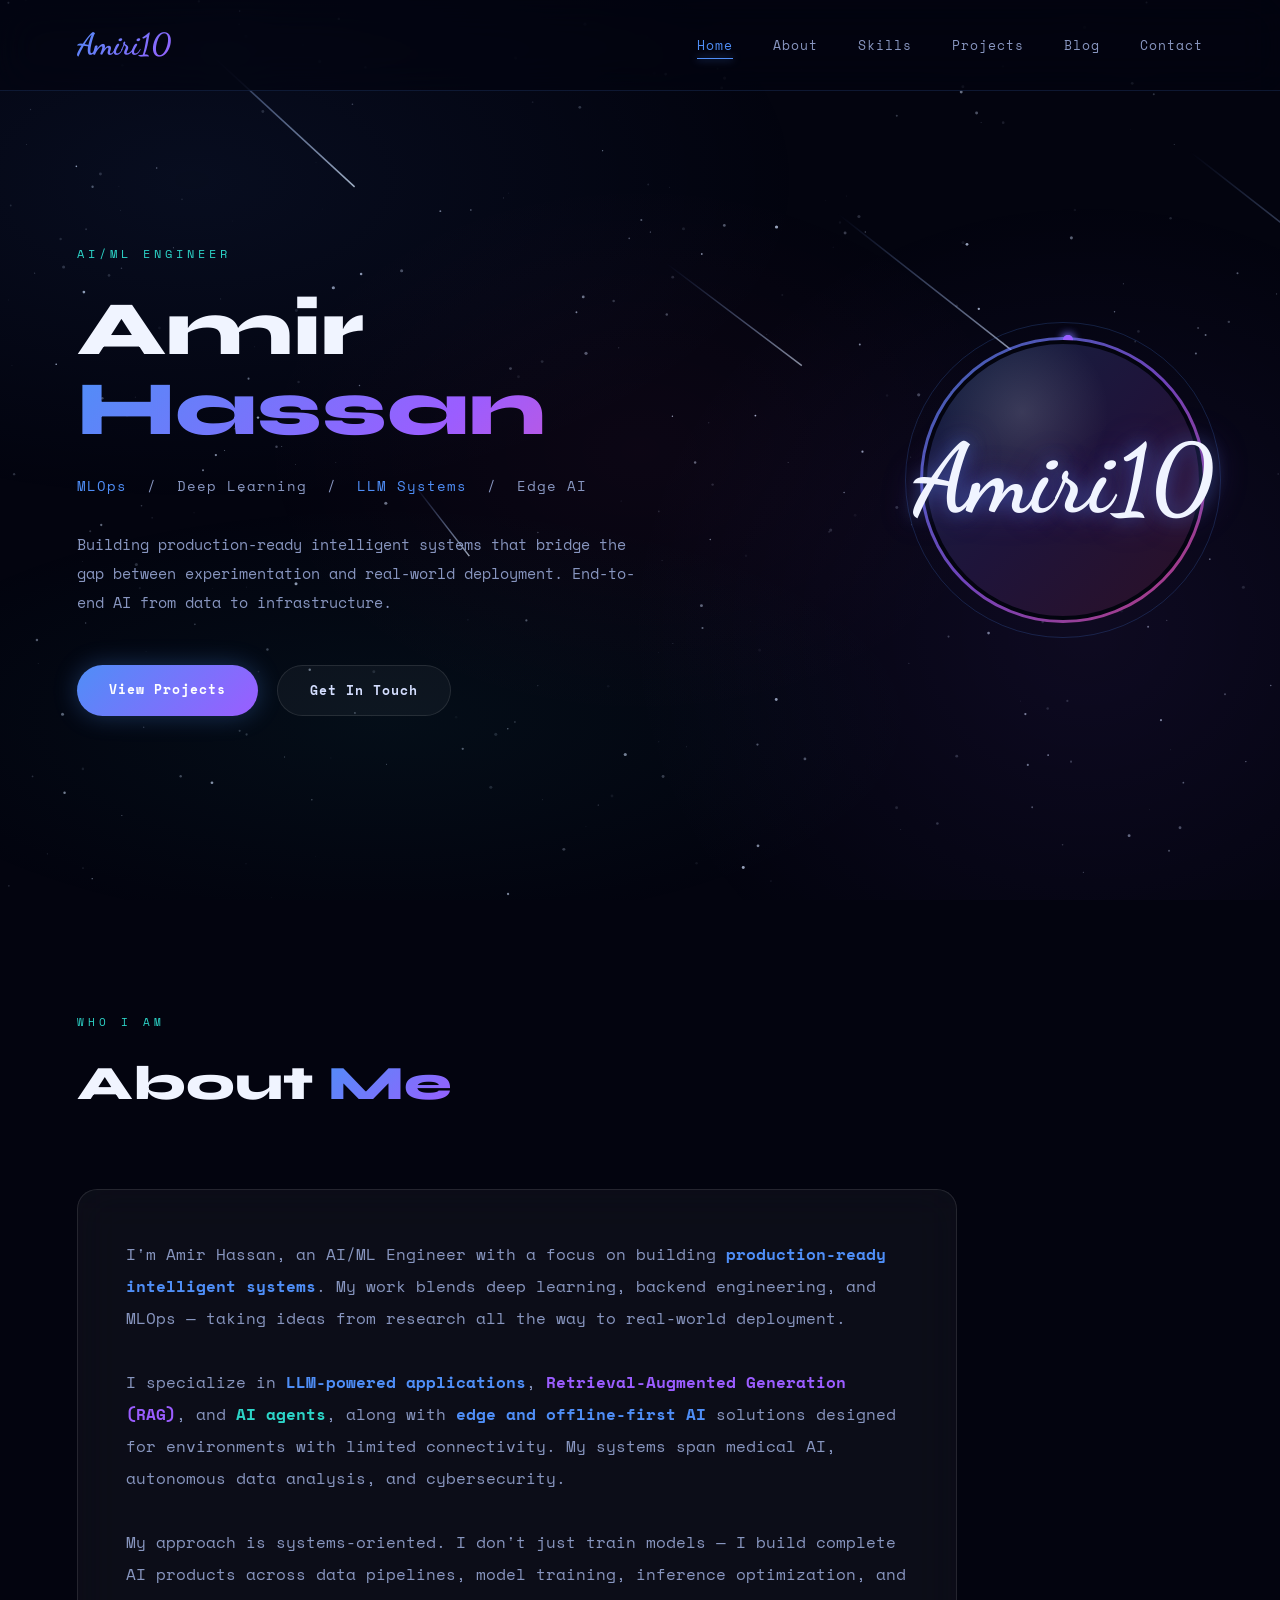
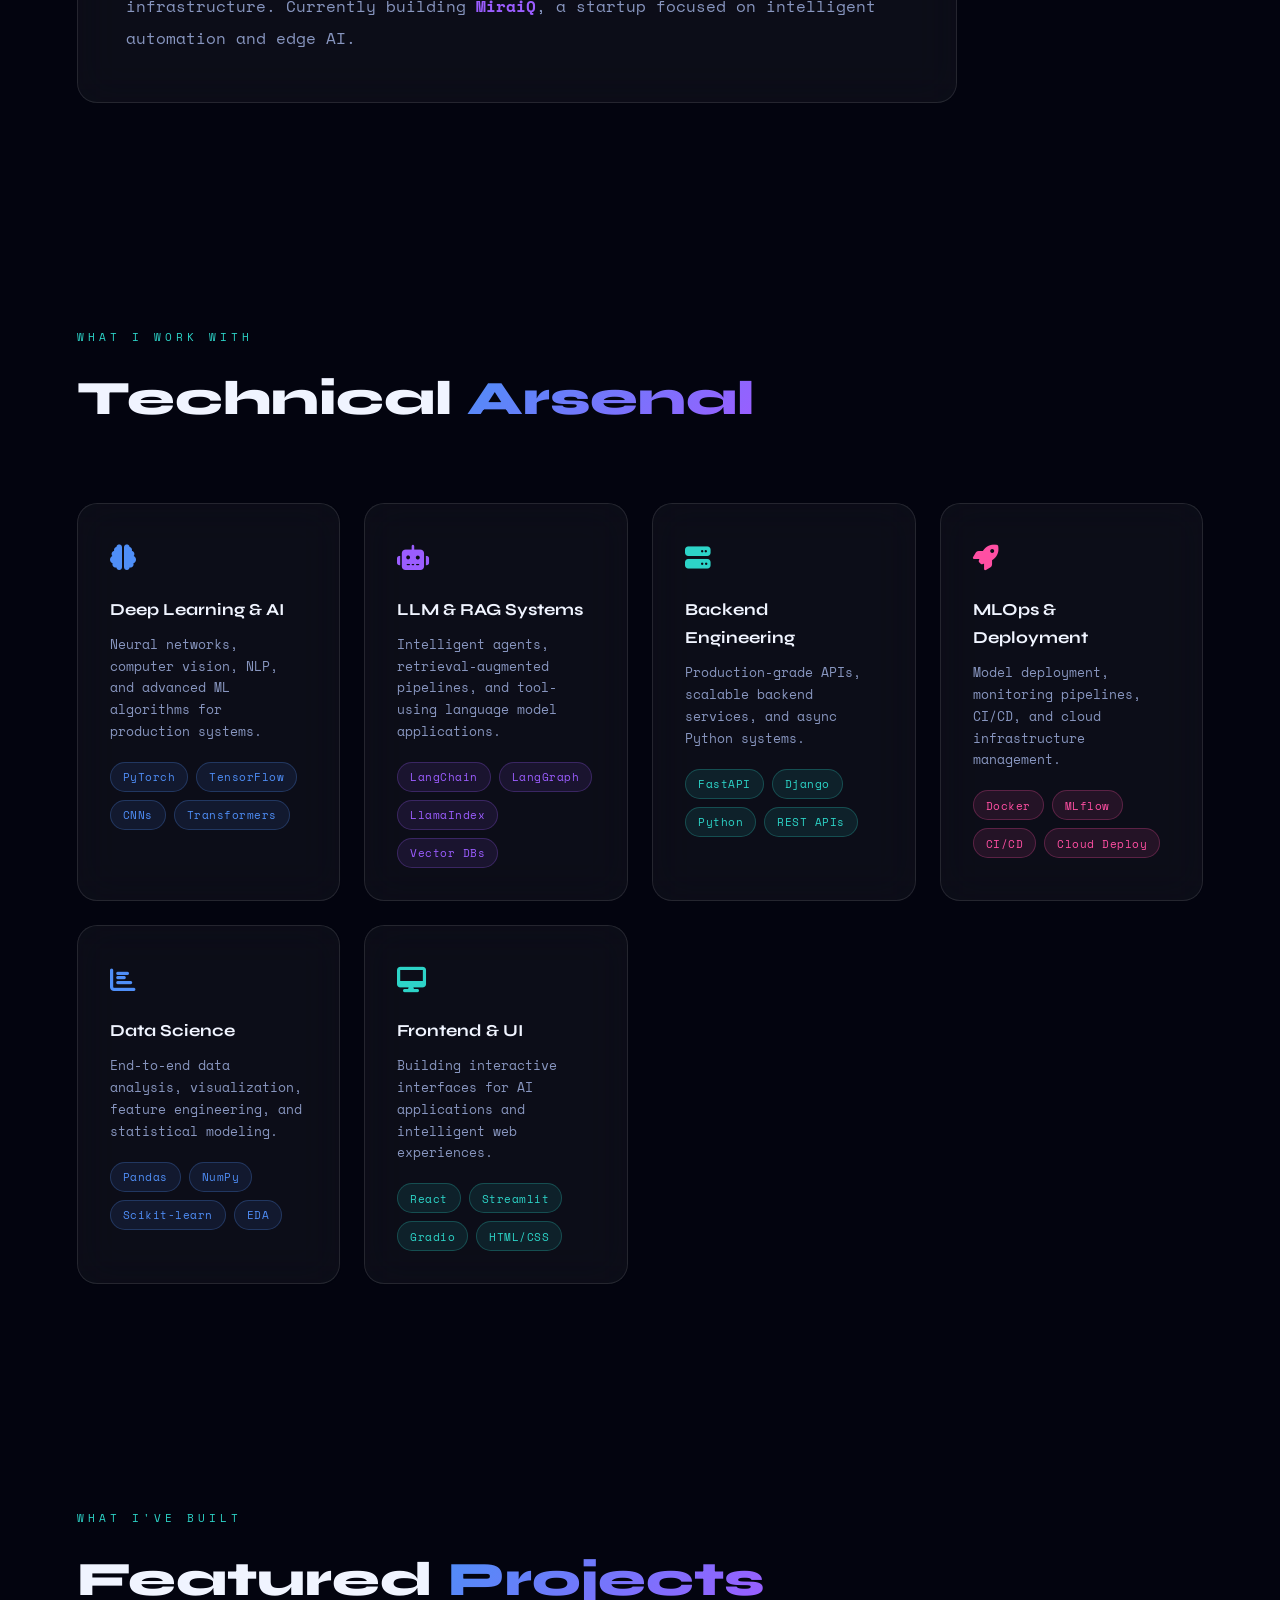
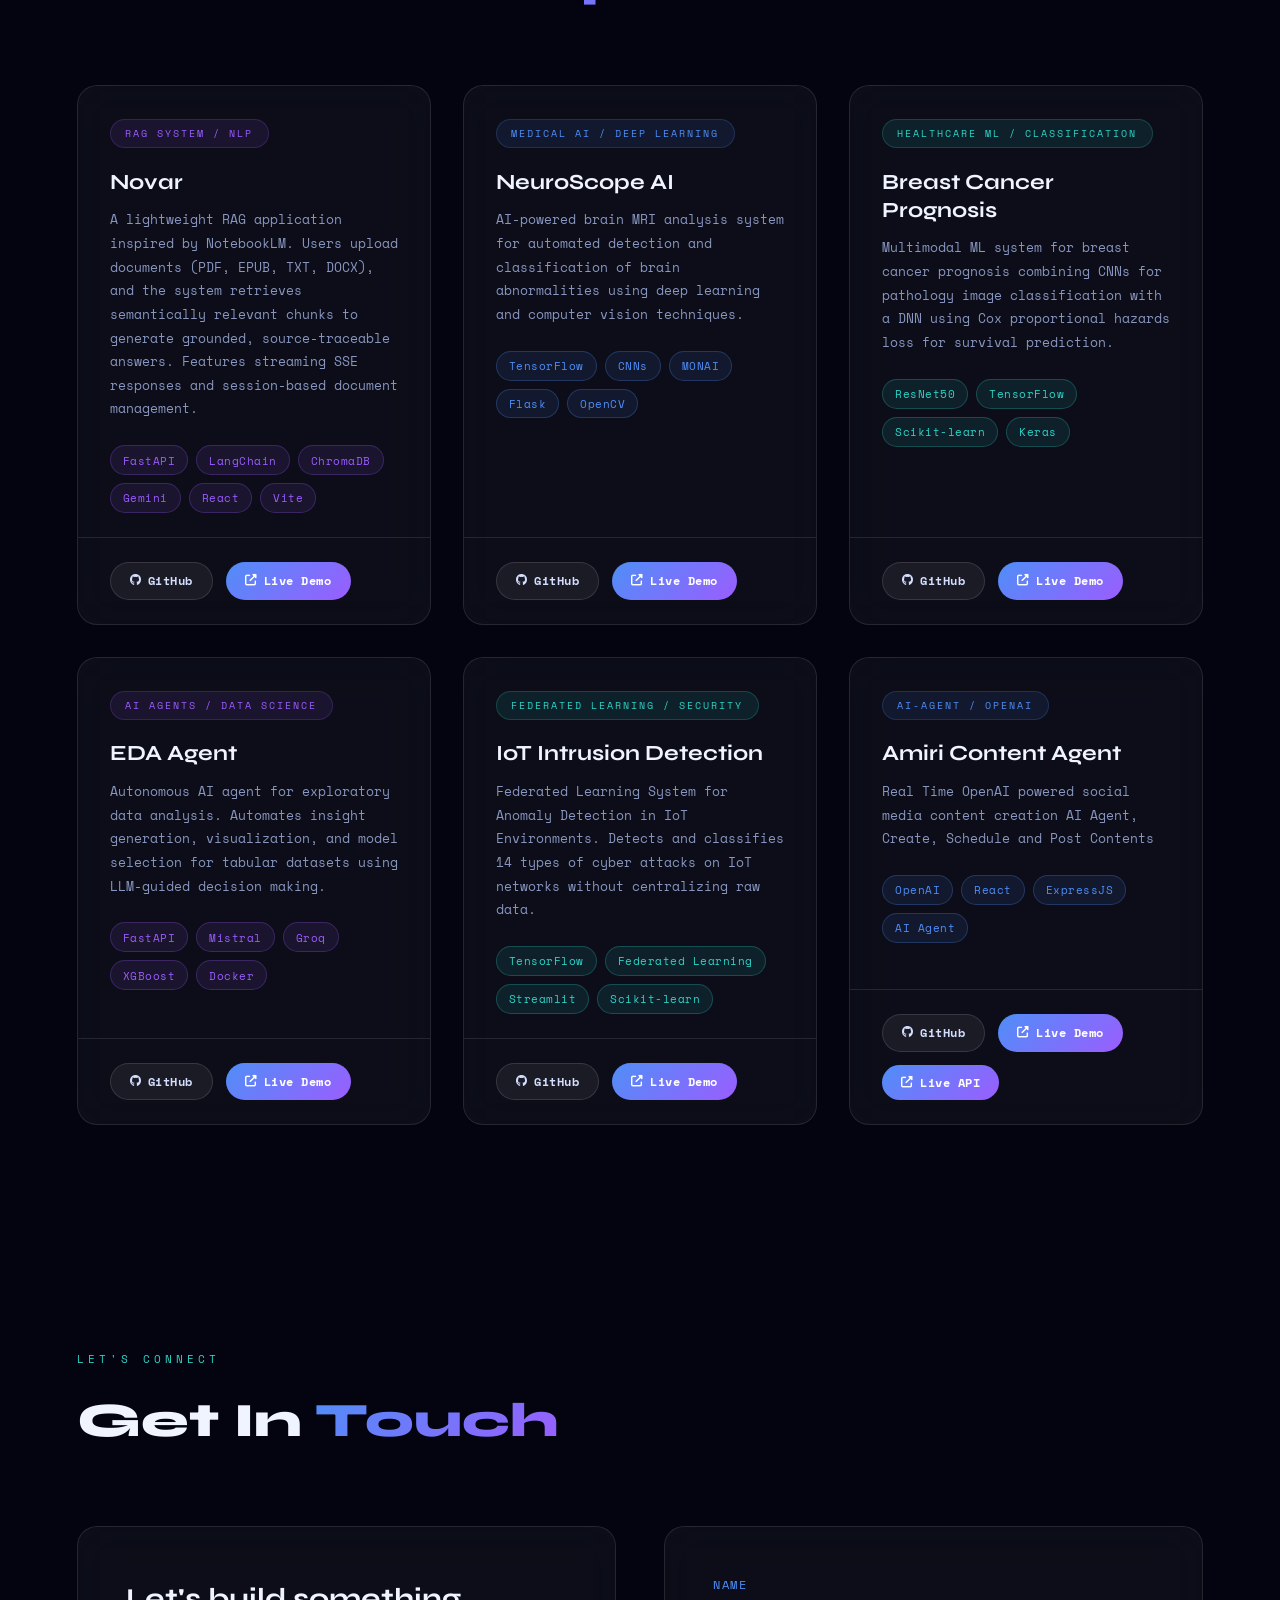
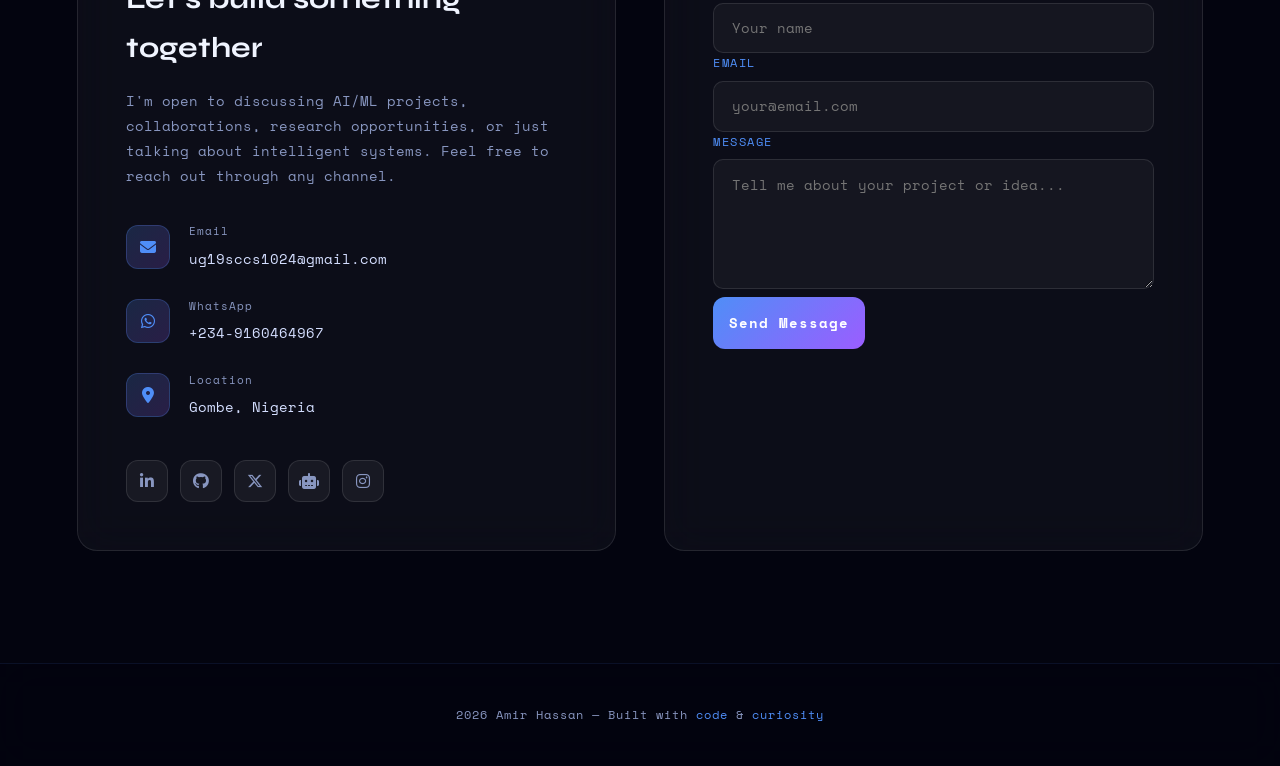
<file: index.html>
<!DOCTYPE html>
<html lang="en">
<head>
    <meta charset="UTF-8">
    <meta name="viewport" content="width=device-width, initial-scale=1.0">
    <title>Amir Hassan | AI/ML Engineer</title>
    <link href="https://fonts.googleapis.com/css2?family=Syne:wght@400;600;700;800&family=Space+Mono:wght@400;700&family=Dancing+Script:wght@400;700&display=swap" rel="stylesheet">
    <link rel="stylesheet" href="https://cdnjs.cloudflare.com/ajax/libs/font-awesome/6.5.1/css/all.min.css">
    <link rel="stylesheet" href="css/style.css">
</head>
<body>
    <canvas id="starfield"></canvas>
    <div class="nebula-layer"></div>

    <div class="content-wrapper">
        <nav>
            <a href="index.html" class="logo">Amiri10</a>
            <ul class="nav-links" id="navLinks">
                <li><a href="index.html" class="nav-link">Home</a></li>
                <li><a href="index.html#about" class="nav-link">About</a></li>
                <li><a href="index.html#skills" class="nav-link">Skills</a></li>
                <li><a href="index.html#projects" class="nav-link">Projects</a></li>
                <li><a href="blog.html" class="nav-link">Blog</a></li>
                <li><a href="index.html#contact" class="nav-link">Contact</a></li>
            </ul>
            <button class="hamburger" id="hamburger" aria-label="Toggle menu">
                <span></span>
                <span></span>
                <span></span>
            </button>
        </nav>

        <!-- HERO -->
        <section class="hero" id="home">
            <div class="hero-inner">
                <div class="hero-text">
                    <p class="hero-label">AI/ML Engineer</p>
                    <h1 class="hero-name">
                        <span class="line1">Amir</span>
                        <span class="line2">Hassan</span>
                    </h1>
                    <p class="hero-roles">
                        <span>MLOps</span> &nbsp;/&nbsp; Deep Learning &nbsp;/&nbsp; <span>LLM Systems</span> &nbsp;/&nbsp; Edge AI
                    </p>
                    <p class="hero-desc">
                        Building production-ready intelligent systems that bridge the gap between experimentation and real-world deployment. End-to-end AI from data to infrastructure.
                    </p>
                    <div class="hero-btns">
                        <a href="#projects" class="btn btn-primary">View Projects</a>
                        <a href="#contact" class="btn btn-ghost">Get In Touch</a>
                    </div>
                </div>
                <div class="hero-photo-wrap">
                    <div class="orbit-dot"></div>
                    <div class="orbit-dot"></div>
                    <div class="hero-photo text-avatar">Amiri10</div>
                </div>
            </div>
        </section>

        <!-- ABOUT -->
        <section id="about">
            <div class="section-header reveal">
                <span class="section-eyebrow">Who I am</span>
                <h2 class="section-title">About <span>Me</span></h2>
            </div>
            <div class="glass about-body reveal">
                I'm Amir Hassan, an AI/ML Engineer with a focus on building
                <span class="highlight">production-ready intelligent systems</span>. My work blends deep learning,
                backend engineering, and MLOps — taking ideas from research all the way to real-world deployment.
                <br><br>
                I specialize in <span class="highlight">LLM-powered applications</span>,
                <span class="highlight-purple">Retrieval-Augmented Generation (RAG)</span>, and
                <span class="highlight-teal">AI agents</span>, along with
                <span class="highlight">edge and offline-first AI</span> solutions designed for environments
                with limited connectivity. My systems span medical AI, autonomous data analysis, and cybersecurity.
                <br><br>
                My approach is systems-oriented. I don't just train models — I build complete AI products across
                data pipelines, model training, inference optimization, and infrastructure. Currently building
                <span class="highlight-purple">MiraiQ</span>, a startup focused on intelligent automation and edge AI.
            </div>
        </section>

        <!-- SKILLS -->
        <section id="skills">
            <div class="section-header reveal">
                <span class="section-eyebrow">What I work with</span>
                <h2 class="section-title">Technical <span>Arsenal</span></h2>
            </div>
            <div class="skills-grid">
                <div class="glass skill-card reveal">
                    <span class="skill-icon" style="color: var(--nebula-blue)"><i class="fas fa-brain"></i></span>
                    <h3>Deep Learning & AI</h3>
                    <p>Neural networks, computer vision, NLP, and advanced ML algorithms for production systems.</p>
                    <div class="tags">
                        <span class="tag">PyTorch</span>
                        <span class="tag">TensorFlow</span>
                        <span class="tag">CNNs</span>
                        <span class="tag">Transformers</span>
                    </div>
                </div>
                <div class="glass skill-card reveal">
                    <span class="skill-icon" style="color: var(--nebula-purple)"><i class="fas fa-robot"></i></span>
                    <h3>LLM & RAG Systems</h3>
                    <p>Intelligent agents, retrieval-augmented pipelines, and tool-using language model applications.</p>
                    <div class="tags">
                        <span class="tag purple">LangChain</span>
                        <span class="tag purple">LangGraph</span>
                        <span class="tag purple">LlamaIndex</span>
                        <span class="tag purple">Vector DBs</span>
                    </div>
                </div>
                <div class="glass skill-card reveal">
                    <span class="skill-icon" style="color: var(--nebula-teal)"><i class="fas fa-server"></i></span>
                    <h3>Backend Engineering</h3>
                    <p>Production-grade APIs, scalable backend services, and async Python systems.</p>
                    <div class="tags">
                        <span class="tag teal">FastAPI</span>
                        <span class="tag teal">Django</span>
                        <span class="tag teal">Python</span>
                        <span class="tag teal">REST APIs</span>
                    </div>
                </div>
                <div class="glass skill-card reveal">
                    <span class="skill-icon" style="color: var(--nebula-pink)"><i class="fas fa-rocket"></i></span>
                    <h3>MLOps & Deployment</h3>
                    <p>Model deployment, monitoring pipelines, CI/CD, and cloud infrastructure management.</p>
                    <div class="tags">
                        <span class="tag pink">Docker</span>
                        <span class="tag pink">MLflow</span>
                        <span class="tag pink">CI/CD</span>
                        <span class="tag pink">Cloud Deploy</span>
                    </div>
                </div>
                <div class="glass skill-card reveal">
                    <span class="skill-icon" style="color: var(--nebula-blue)"><i class="fas fa-chart-bar"></i></span>
                    <h3>Data Science</h3>
                    <p>End-to-end data analysis, visualization, feature engineering, and statistical modeling.</p>
                    <div class="tags">
                        <span class="tag">Pandas</span>
                        <span class="tag">NumPy</span>
                        <span class="tag">Scikit-learn</span>
                        <span class="tag">EDA</span>
                    </div>
                </div>
                <div class="glass skill-card reveal">
                    <span class="skill-icon" style="color: var(--nebula-teal)"><i class="fas fa-desktop"></i></span>
                    <h3>Frontend & UI</h3>
                    <p>Building interactive interfaces for AI applications and intelligent web experiences.</p>
                    <div class="tags">
                        <span class="tag teal">React</span>
                        <span class="tag teal">Streamlit</span>
                        <span class="tag teal">Gradio</span>
                        <span class="tag teal">HTML/CSS</span>
                    </div>
                </div>
            </div>
        </section>

        <!-- PROJECTS -->
        <section id="projects">
            <div class="section-header reveal">
                <span class="section-eyebrow">What I've built</span>
                <h2 class="section-title">Featured <span>Projects</span></h2>
            </div>
            <div class="projects-grid">

                <!-- NOVAR -->
                <div class="glass project-card reveal">
                    <div class="project-top">
                        <span class="project-badge purple">RAG System / NLP</span>
                        <h3>Novar</h3>
                        <p>A lightweight RAG application inspired by NotebookLM. Users upload documents (PDF, EPUB, TXT, DOCX), and the system retrieves semantically relevant chunks to generate grounded, source-traceable answers. Features streaming SSE responses and session-based document management.</p>
                        <div class="tags">
                            <span class="tag purple">FastAPI</span>
                            <span class="tag purple">LangChain</span>
                            <span class="tag purple">ChromaDB</span>
                            <span class="tag purple">Gemini</span>
                            <span class="tag purple">React</span>
                            <span class="tag purple">Vite</span>
                        </div>
                    </div>
                    <div class="project-bottom">
                        <a href="https://github.com/MohammedAH10/Novar-Network-of-Vecrtorized-Archive-Retrieval" target="_blank" class="proj-link github"><i class="fab fa-github"></i> GitHub</a>
                        <a href="https://novar-ui.onrender.com" target="_blank" class="proj-link demo"><i class="fas fa-external-link-alt"></i> Live Demo</a>
                    </div>
                </div>

                <!-- Brain MRI -->
                <div class="glass project-card reveal">
                    <div class="project-top">
                        <span class="project-badge">Medical AI / Deep Learning</span>
                        <h3>NeuroScope AI</h3>
                        <p>AI-powered brain MRI analysis system for automated detection and classification of brain abnormalities using deep learning and computer vision techniques.</p>
                        <div class="tags">
                            <span class="tag">TensorFlow</span>
                            <span class="tag">CNNs</span>
                            <span class="tag">MONAI</span>
                            <span class="tag">Flask</span>
                            <span class="tag">OpenCV</span>
                        </div>
                    </div>
                    <div class="project-bottom">
                        <a href="https://github.com/MohammedAH10/MyFinalYearProject" target="_blank" class="proj-link github"><i class="fab fa-github"></i> GitHub</a>
                        <a href="https://huggingface.co/spaces/MohammedAH/NeuroScope-AI" target="_blank" class="proj-link demo"><i class="fas fa-external-link-alt"></i> Live Demo</a>
                    </div>
                </div>

                <!-- Breast Cancer -->
                <div class="glass project-card reveal">
                    <div class="project-top">
                        <span class="project-badge teal">Healthcare ML / Classification</span>
                        <h3>Breast Cancer Prognosis</h3>
                        <p>Multimodal ML system for breast cancer prognosis combining CNNs for pathology image classification with a DNN using Cox proportional hazards loss for survival prediction.</p>
                        <div class="tags">
                            <span class="tag teal">ResNet50</span>
                            <span class="tag teal">TensorFlow</span>
                            <span class="tag teal">Scikit-learn</span>
                            <span class="tag teal">Keras</span>
                        </div>
                    </div>
                    <div class="project-bottom">
                        <a href="https://github.com/MohammedAH10/BreastCancerPrognosis" target="_blank" class="proj-link github"><i class="fab fa-github"></i> GitHub</a>
                        <a href="https://breastcancerprognosis-1.onrender.com" target="_blank" class="proj-link demo"><i class="fas fa-external-link-alt"></i> Live Demo</a>
                    </div>
                </div>

                <!-- EDA Agent -->
                <div class="glass project-card reveal">
                    <div class="project-top">
                        <span class="project-badge purple">AI Agents / Data Science</span>
                        <h3>EDA Agent</h3>
                        <p>Autonomous AI agent for exploratory data analysis. Automates insight generation, visualization, and model selection for tabular datasets using LLM-guided decision making.</p>
                        <div class="tags">
                            <span class="tag purple">FastAPI</span>
                            <span class="tag purple">Mistral</span>
                            <span class="tag purple">Groq</span>
                            <span class="tag purple">XGBoost</span>
                            <span class="tag purple">Docker</span>
                        </div>
                    </div>
                    <div class="project-bottom">
                        <a href="https://github.com/MohammedAH10/ExploratoryDataAnalysis-Agent" target="_blank" class="proj-link github"><i class="fab fa-github"></i> GitHub</a>
                        <a href="https://exploratorydataanalysis-agent.onrender.com" target="_blank" class="proj-link demo"><i class="fas fa-external-link-alt"></i> Live Demo</a>
                    </div>
                </div>

                <!-- IoT Intrusion -->
                <div class="glass project-card reveal">
                    <div class="project-top">
                        <span class="project-badge teal">Federated Learning / Security</span>
                        <h3>IoT Intrusion Detection</h3>
                        <p>Federated Learning System for Anomaly Detection in IoT Environments. Detects and classifies 14 types of cyber attacks on IoT networks without centralizing raw data.</p>
                        <div class="tags">
                            <span class="tag teal">TensorFlow</span>
                            <span class="tag teal">Federated Learning</span>
                            <span class="tag teal">Streamlit</span>
                            <span class="tag teal">Scikit-learn</span>
                        </div>
                    </div>
                    <div class="project-bottom">
                        <a href="https://huggingface.co/spaces/MohammedAH/Intrusion-Detection/tree/main" target="_blank" class="proj-link github"><i class="fab fa-github"></i> GitHub</a>
                        <a href="https://huggingface.co/spaces/MohammedAH/Intrusion-Detection" target="_blank" class="proj-link demo"><i class="fas fa-external-link-alt"></i> Live Demo</a>
                    </div>
                </div>

                <!-- Social media content agent -->
                <div class="glass project-card reveal">
                    <div class="project-top">
                        <span class="project-badge">AI-Agent / OpenAI</span>
                        <h3>Amiri Content Agent</h3>
                        <p>Real Time OpenAI powered social media content creation AI Agent, Create, Schedule and Post Contents</p>
                        <div class="tags">
                            <span class="tag">OpenAI</span>
                            <span class="tag">React</span>
                            <span class="tag">ExpressJS</span>
                            <span class="tag">AI Agent</span>
                        </div>
                    </div>
                    <div class="project-bottom">
                        <a href="https://github.com/MohammedAH10/Lyra-Content-Agent" target="_blank" class="proj-link github"><i class="fab fa-github"></i> GitHub</a>
                        <a href="https://amiri-content-agent.vercel.app" target="_blank" class="proj-link demo"><i class="fas fa-external-link-alt"></i> Live Demo</a>
                        <a href="https://lyra-content-agent.vercel.app" target="_blank" class="proj-link demo"><i class="fas fa-external-link-alt"></i> Live API</a>
                    </div>
                </div>

            </div>
        </section>

        <!-- CONTACT -->
        <section id="contact">
            <div class="section-header reveal">
                <span class="section-eyebrow">Let's connect</span>
                <h2 class="section-title">Get In <span>Touch</span></h2>
            </div>
            <div class="contact-grid">
                <div class="glass contact-left reveal">
                    <h3>Let's build something together</h3>
                    <p>I'm open to discussing AI/ML projects, collaborations, research opportunities, or just talking about intelligent systems. Feel free to reach out through any channel.</p>

                    <div class="contact-item">
                        <div class="contact-icon"><i class="fas fa-envelope"></i></div>
                        <div class="info">
                            <p>Email</p>
                            <a href="mailto:ug19sccs1024@gmail.com">ug19sccs1024@gmail.com</a>
                        </div>
                    </div>
                    <div class="contact-item">
                        <div class="contact-icon"><i class="fab fa-whatsapp"></i></div>
                        <div class="info">
                            <p>WhatsApp</p>
                            <a href="https://wa.me/2349056807640" target="_blank">+234-9160464967</a>
                        </div>
                    </div>
                    <div class="contact-item">
                        <div class="contact-icon"><i class="fas fa-map-marker-alt"></i></div>
                        <div class="info">
                            <p>Location</p>
                            <span>Gombe, Nigeria</span>
                        </div>
                    </div>

                    <div class="socials">
                        <a href="https://www.linkedin.com/in/mohammedah10?" target="_blank" class="social-btn" title="LinkedIn"><i class="fab fa-linkedin-in"></i></a>
                        <a href="https://github.com/MohammedAH10" target="_blank" class="social-btn" title="GitHub"><i class="fab fa-github"></i></a>
                        <a href="https://x.com/MohammedAH70" target="_blank" class="social-btn" title="X (Twitter)"><i class="fab fa-x-twitter"></i></a>
                        <a href="https://huggingface.co/MohammedAH" target="_blank" class="social-btn" title="HuggingFace"><i class="fas fa-robot"></i></a>
                        <a href="https://www.instagram.com/moh_amir10" target="_blank" class="social-btn" title="Instagram"><i class="fab fa-instagram"></i></a>
                    </div>
                </div>

                <div class="glass contact-form reveal">
                    <form action="https://formspree.io/f/YOUR_FORM_ID" method="POST">
                        <div class="form-group">
                            <label for="name">Name</label>
                            <input type="text" id="name" name="name" placeholder="Your name" required>
                        </div>
                        <div class="form-group">
                            <label for="email">Email</label>
                            <input type="email" id="email" name="email" placeholder="your@email.com" required>
                        </div>
                        <div class="form-group">
                            <label for="message">Message</label>
                            <textarea id="message" name="message" placeholder="Tell me about your project or idea..." required></textarea>
                        </div>
                        <button type="submit" class="btn-submit">Send Message</button>
                    </form>
                </div>
            </div>
        </section>

        <footer>
            <p>2026 Amir Hassan &mdash; Built with <span>code</span> &amp; <span>curiosity</span></p>
        </footer>
    </div>

    <script src="js/app.js"></script>
</body>
</html>
</file>
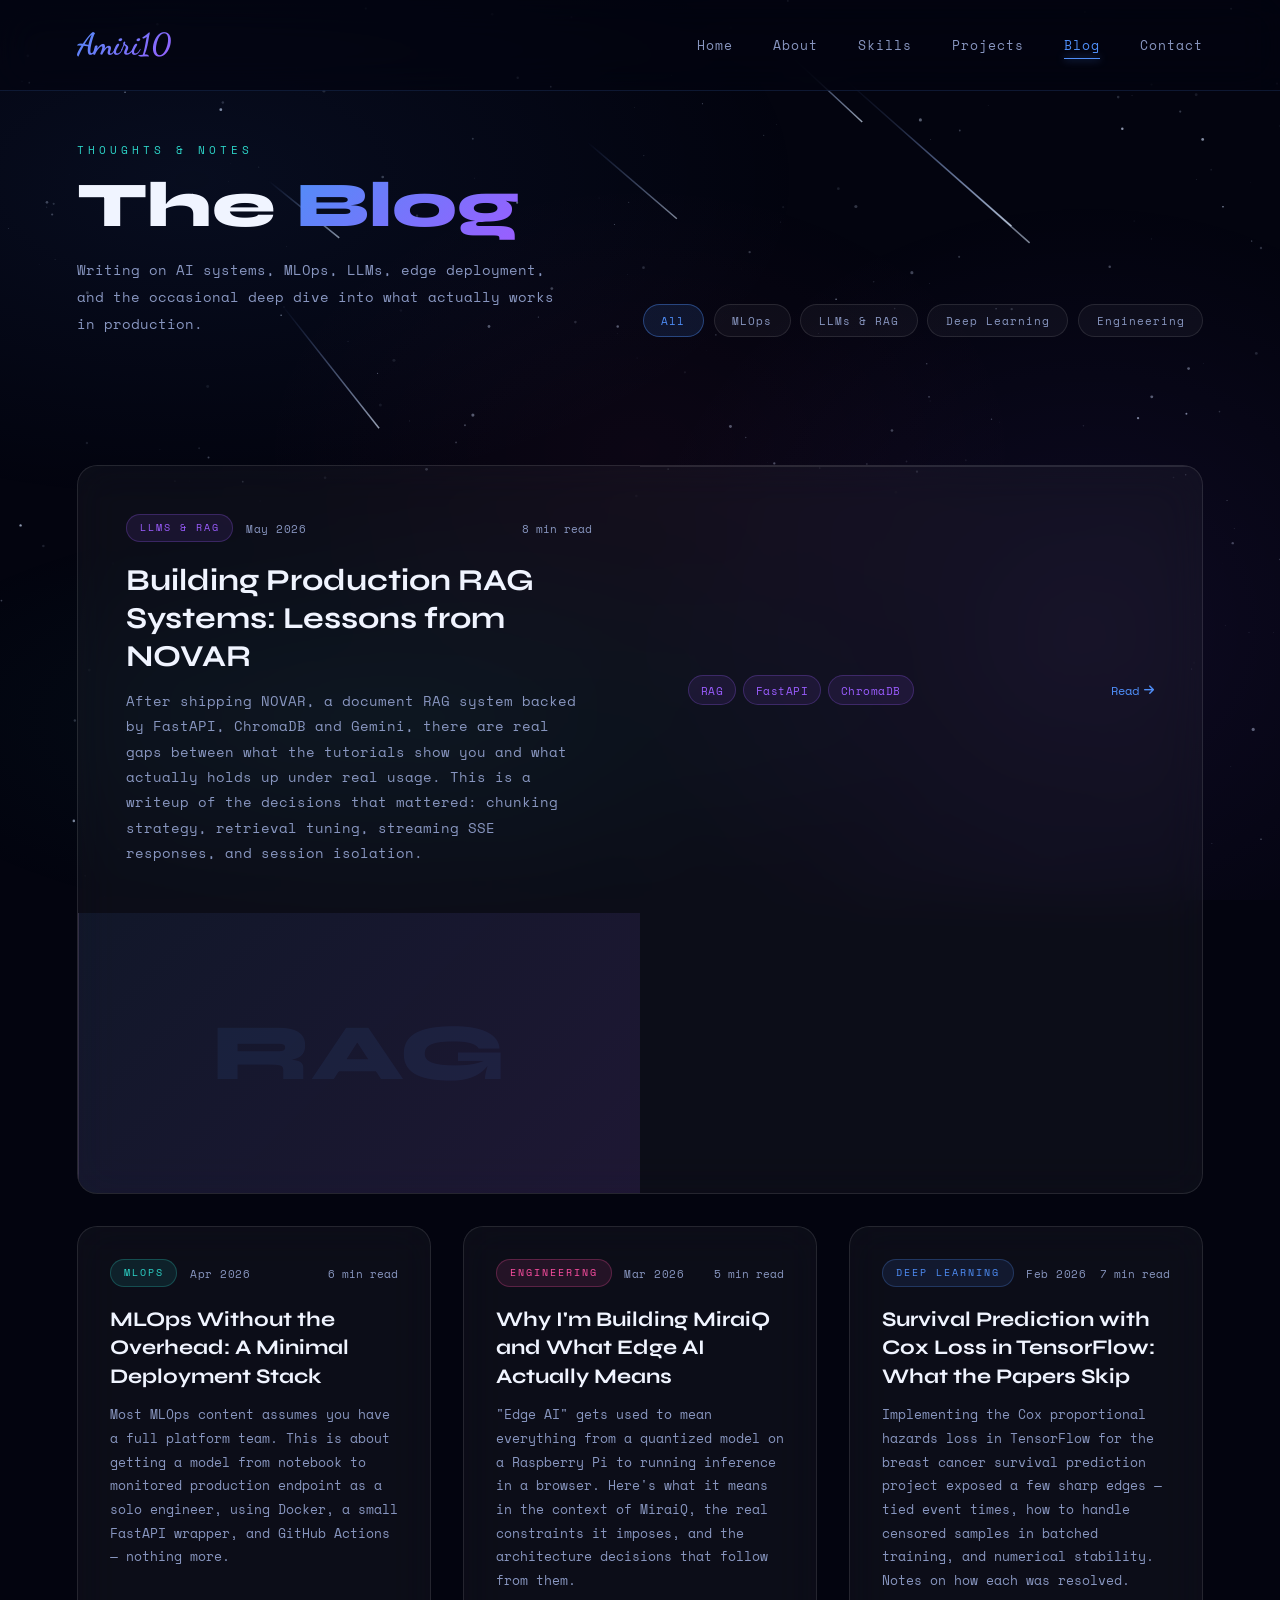
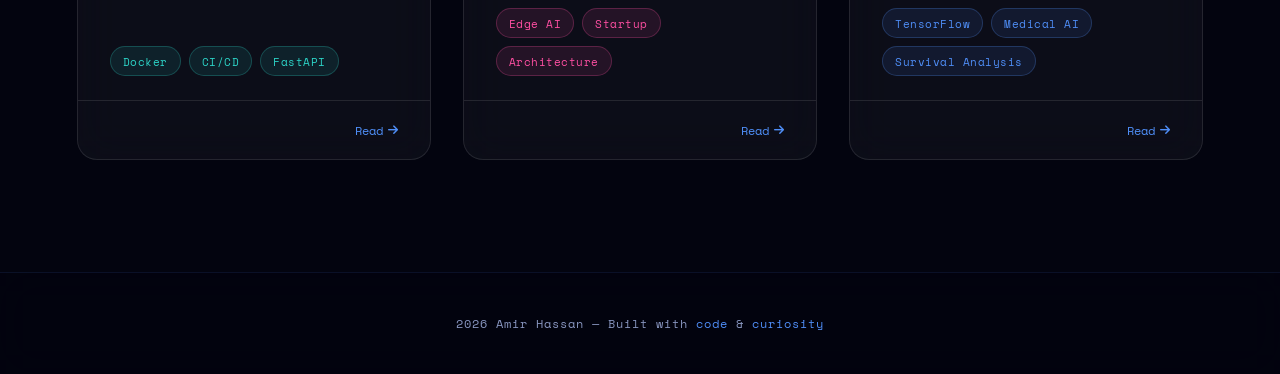
<file: blog.html>
<!DOCTYPE html>
<html lang="en">
<head>
    <meta charset="UTF-8">
    <meta name="viewport" content="width=device-width, initial-scale=1.0">
    <title>Blog | Amir Hassan</title>
    <link href="https://fonts.googleapis.com/css2?family=Syne:wght@400;600;700;800&family=Space+Mono:wght@400;700&family=Dancing+Script:wght@400;700&display=swap" rel="stylesheet">
    <link rel="stylesheet" href="https://cdnjs.cloudflare.com/ajax/libs/font-awesome/6.5.1/css/all.min.css">
    <link rel="stylesheet" href="css/style.css">
</head>
<body>
    <canvas id="starfield"></canvas>
    <div class="nebula-layer"></div>

    <div class="content-wrapper">
        <nav>
            <a href="index.html" class="logo">Amiri10</a>
            <ul class="nav-links" id="navLinks">
                <li><a href="index.html" class="nav-link">Home</a></li>
                <li><a href="index.html#about" class="nav-link">About</a></li>
                <li><a href="index.html#skills" class="nav-link">Skills</a></li>
                <li><a href="index.html#projects" class="nav-link">Projects</a></li>
                <li><a href="blog.html" class="nav-link">Blog</a></li>
                <li><a href="index.html#contact" class="nav-link">Contact</a></li>
            </ul>
            <button class="hamburger" id="hamburger" aria-label="Toggle menu">
                <span></span>
                <span></span>
                <span></span>
            </button>
        </nav>

        <!-- BLOG HERO -->
        <div class="blog-hero">
            <div class="blog-hero-inner">
                <div class="blog-hero-text">
                    <span class="page-eyebrow">Thoughts & Notes</span>
                    <h1>The <span>Blog</span></h1>
                    <p>Writing on AI systems, MLOps, LLMs, edge deployment, and the occasional deep dive into what actually works in production.</p>
                </div>
                <div class="filter-bar" id="filterBar">
                    <button class="filter-btn active" data-filter="all">All</button>
                    <button class="filter-btn" data-filter="mlops">MLOps</button>
                    <button class="filter-btn" data-filter="llm">LLMs & RAG</button>
                    <button class="filter-btn" data-filter="deeplearning">Deep Learning</button>
                    <button class="filter-btn" data-filter="engineering">Engineering</button>
                </div>
            </div>
        </div>

        <!-- BLOG GRID -->
        <div class="blog-grid">

            <!-- Featured post -->
            <a href="posts/building-rag-systems.html" class="glass post-card featured-post reveal" data-category="llm">
                <div class="post-card-top">
                    <div class="post-meta">
                        <span class="post-category tag purple">LLMs & RAG</span>
                        <span class="post-date">May 2026</span>
                        <span class="post-read-time">8 min read</span>
                    </div>
                    <h2>Building Production RAG Systems: Lessons from NOVAR</h2>
                    <p class="post-excerpt">
                        After shipping NOVAR, a document RAG system backed by FastAPI, ChromaDB and Gemini, there are real gaps between what the tutorials show you and what actually holds up under real usage. This is a writeup of the decisions that mattered: chunking strategy, retrieval tuning, streaming SSE responses, and session isolation.
                    </p>
                </div>
                <div class="post-card-bottom">
                    <div class="post-tags">
                        <span class="tag purple">RAG</span>
                        <span class="tag purple">FastAPI</span>
                        <span class="tag purple">ChromaDB</span>
                    </div>
                    <span class="read-more">Read <i class="fas fa-arrow-right"></i></span>
                </div>
                <div class="post-visual">
                    <div class="post-visual-text">RAG</div>
                </div>
            </a>

            <!-- Post 2 -->
            <a href="posts/mlops-notes.html" class="glass post-card reveal" data-category="mlops">
                <div class="post-card-top">
                    <div class="post-meta">
                        <span class="post-category tag teal">MLOps</span>
                        <span class="post-date">Apr 2026</span>
                        <span class="post-read-time">6 min read</span>
                    </div>
                    <h2>MLOps Without the Overhead: A Minimal Deployment Stack</h2>
                    <p class="post-excerpt">
                        Most MLOps content assumes you have a full platform team. This is about getting a model from notebook to monitored production endpoint as a solo engineer, using Docker, a small FastAPI wrapper, and GitHub Actions — nothing more.
                    </p>
                    <div class="tags" style="margin-top: auto; padding-top: 1rem;">
                        <span class="tag teal">Docker</span>
                        <span class="tag teal">CI/CD</span>
                        <span class="tag teal">FastAPI</span>
                    </div>
                </div>
                <div class="post-card-bottom">
                    <div class="post-tags"></div>
                    <span class="read-more">Read <i class="fas fa-arrow-right"></i></span>
                </div>
            </a>

            <!-- Post 3 -->
            <a href="posts/building-mirai-q.html" class="glass post-card reveal" data-category="engineering">
                <div class="post-card-top">
                    <div class="post-meta">
                        <span class="post-category tag pink">Engineering</span>
                        <span class="post-date">Mar 2026</span>
                        <span class="post-read-time">5 min read</span>
                    </div>
                    <h2>Why I'm Building MiraiQ and What Edge AI Actually Means</h2>
                    <p class="post-excerpt">
                        "Edge AI" gets used to mean everything from a quantized model on a Raspberry Pi to running inference in a browser. Here's what it means in the context of MiraiQ, the real constraints it imposes, and the architecture decisions that follow from them.
                    </p>
                    <div class="tags" style="margin-top: auto; padding-top: 1rem;">
                        <span class="tag pink">Edge AI</span>
                        <span class="tag pink">Startup</span>
                        <span class="tag pink">Architecture</span>
                    </div>
                </div>
                <div class="post-card-bottom">
                    <div class="post-tags"></div>
                    <span class="read-more">Read <i class="fas fa-arrow-right"></i></span>
                </div>
            </a>

            <!-- Post 4 -->
            <a href="posts/first-post.html" class="glass post-card reveal" data-category="deeplearning">
                <div class="post-card-top">
                    <div class="post-meta">
                        <span class="post-category tag">Deep Learning</span>
                        <span class="post-date">Feb 2026</span>
                        <span class="post-read-time">7 min read</span>
                    </div>
                    <h2>Survival Prediction with Cox Loss in TensorFlow: What the Papers Skip</h2>
                    <p class="post-excerpt">
                        Implementing the Cox proportional hazards loss in TensorFlow for the breast cancer survival prediction project exposed a few sharp edges — tied event times, how to handle censored samples in batched training, and numerical stability. Notes on how each was resolved.
                    </p>
                    <div class="tags" style="margin-top: auto; padding-top: 1rem;">
                        <span class="tag">TensorFlow</span>
                        <span class="tag">Medical AI</span>
                        <span class="tag">Survival Analysis</span>
                    </div>
                </div>
                <div class="post-card-bottom">
                    <div class="post-tags"></div>
                    <span class="read-more">Read <i class="fas fa-arrow-right"></i></span>
                </div>
            </a>

        </div>

        <footer>
            <p>2026 Amir Hassan &mdash; Built with <span>code</span> &amp; <span>curiosity</span></p>
        </footer>
    </div>

    <script src="js/app.js"></script>
</body>
</html>
</file>
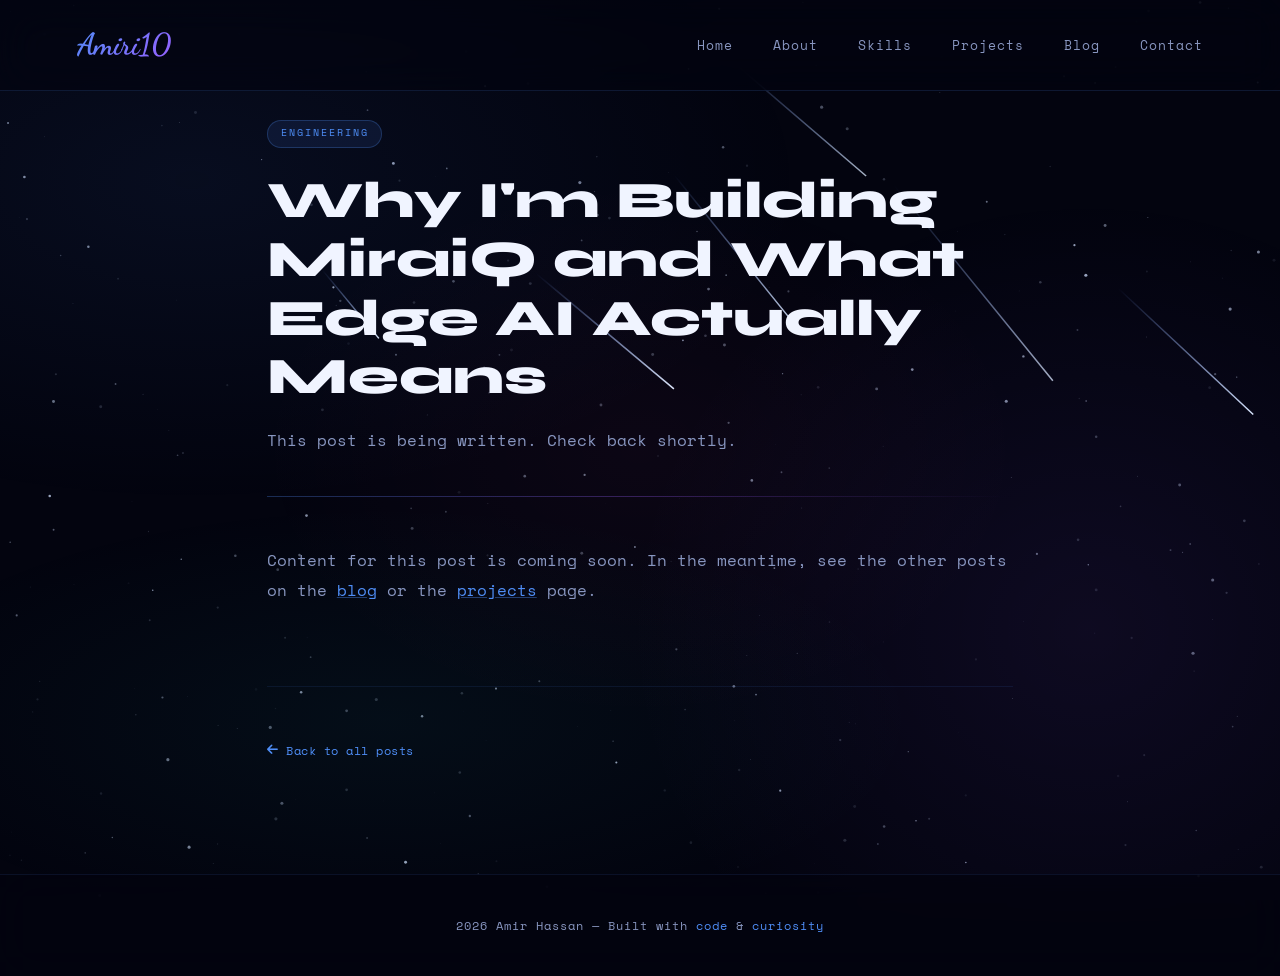
<file: posts/building-mirai-q.html>
<!DOCTYPE html>
<html lang="en">
<head>
    <meta charset="UTF-8">
    <meta name="viewport" content="width=device-width, initial-scale=1.0">
    <title>Why I'm Building MiraiQ and What Edge AI Actually Means | Amir Hassan</title>
    <link href="https://fonts.googleapis.com/css2?family=Syne:wght@400;600;700;800&family=Space+Mono:wght@400;700&family=Dancing+Script:wght@400;700&display=swap" rel="stylesheet">
    <link rel="stylesheet" href="https://cdnjs.cloudflare.com/ajax/libs/font-awesome/6.5.1/css/all.min.css">
    <link rel="stylesheet" href="../css/style.css">
</head>
<body>
    <canvas id="starfield"></canvas>
    <div class="nebula-layer"></div>
    <div class="content-wrapper">
        <nav>
            <a href="../index.html" class="logo">Amiri10</a>
            <ul class="nav-links" id="navLinks">
                <li><a href="../index.html" class="nav-link">Home</a></li>
                <li><a href="../index.html#about" class="nav-link">About</a></li>
                <li><a href="../index.html#skills" class="nav-link">Skills</a></li>
                <li><a href="../index.html#projects" class="nav-link">Projects</a></li>
                <li><a href="../blog.html" class="nav-link">Blog</a></li>
                <li><a href="../index.html#contact" class="nav-link">Contact</a></li>
            </ul>
            <button class="hamburger" id="hamburger" aria-label="Toggle menu">
                <span></span><span></span><span></span>
            </button>
        </nav>
        <article class="post-layout">
            <header class="post-header">
                <div class="post-meta">
                    <span class="post-category tag">Engineering</span>
                </div>
                <h1>Why I'm Building MiraiQ and What Edge AI Actually Means</h1>
                <p class="post-summary">This post is being written. Check back shortly.</p>
                <div class="post-divider"></div>
            </header>
            <div class="post-body reveal">
                <p>Content for this post is coming soon. In the meantime, see the other posts on the <a href="../blog.html">blog</a> or the <a href="../index.html#projects">projects</a> page.</p>
            </div>
            <div class="post-footer reveal">
                <a href="../blog.html" class="back-to-blog"><i class="fas fa-arrow-left"></i> Back to all posts</a>
            </div>
        </article>
        <footer>
            <p>2026 Amir Hassan &mdash; Built with <span>code</span> &amp; <span>curiosity</span></p>
        </footer>
    </div>
    <script src="../js/app.js"></script>
</body>
</html>
</file>
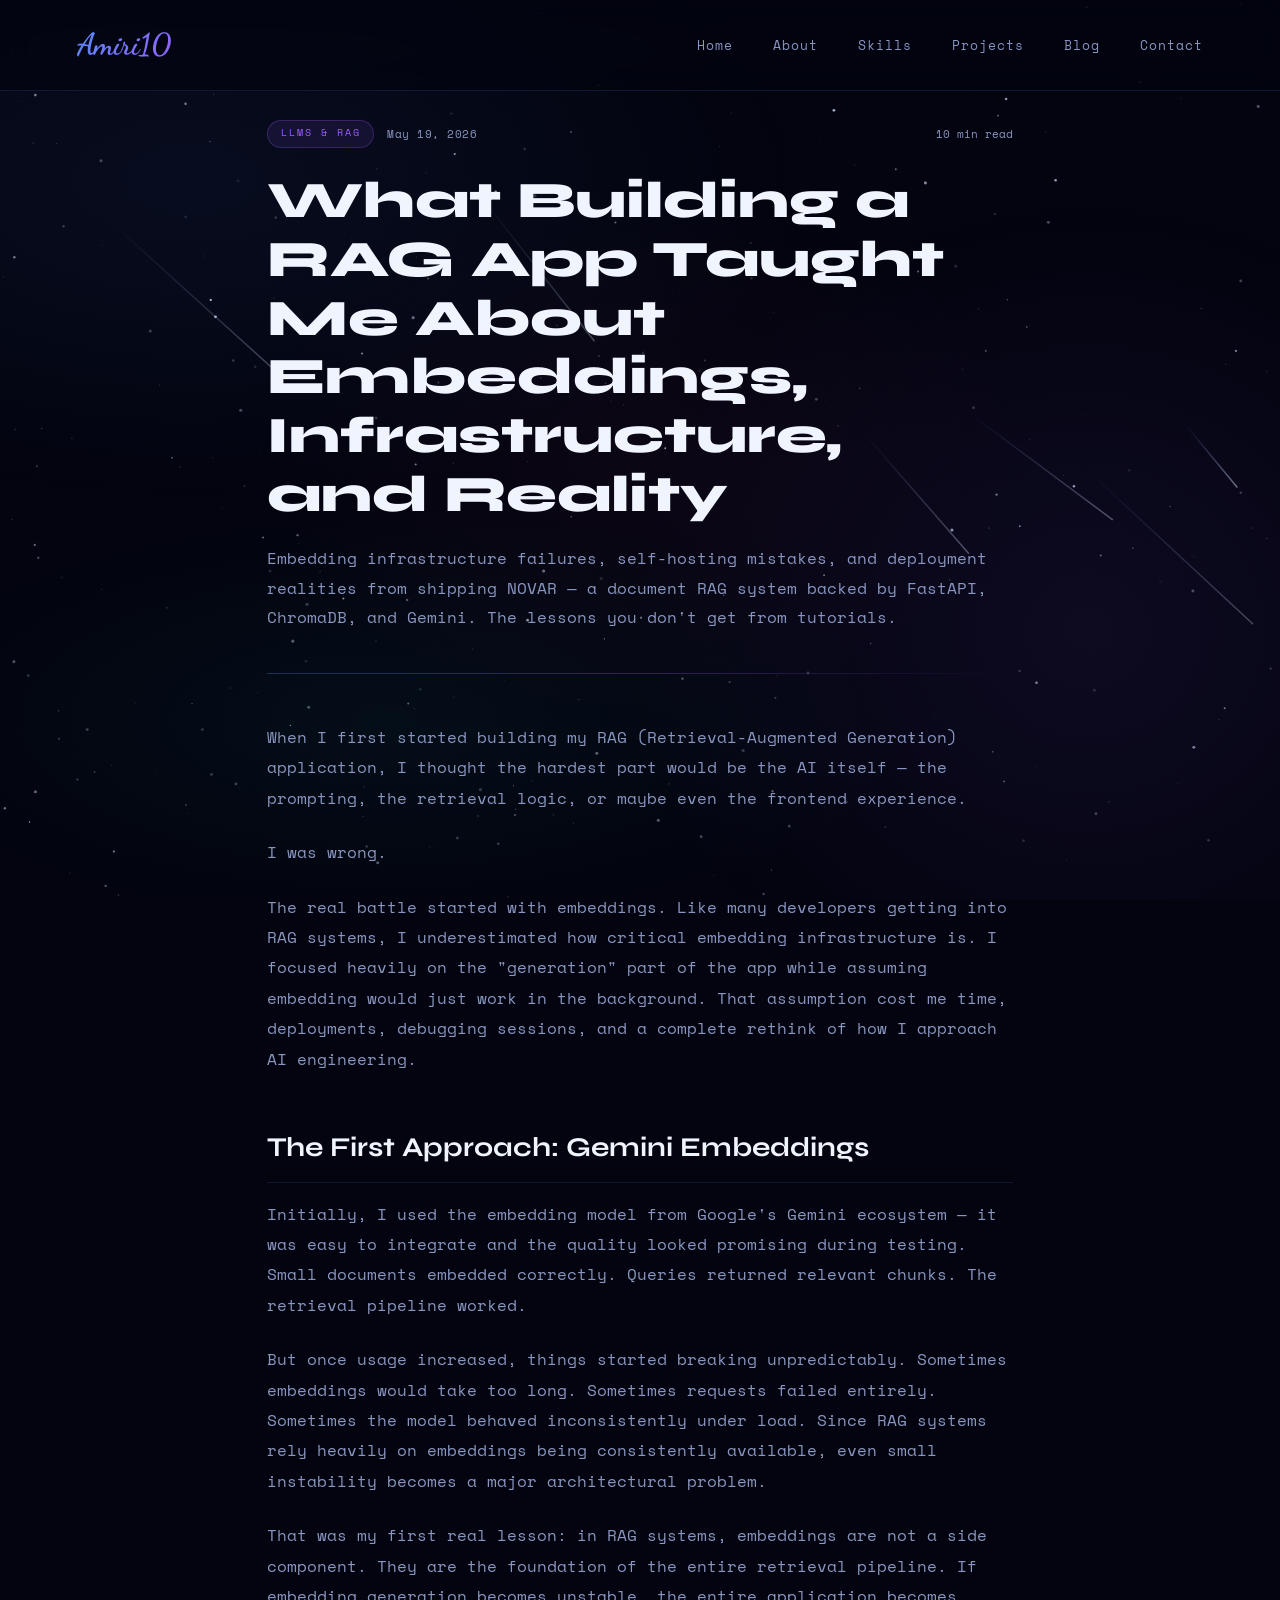
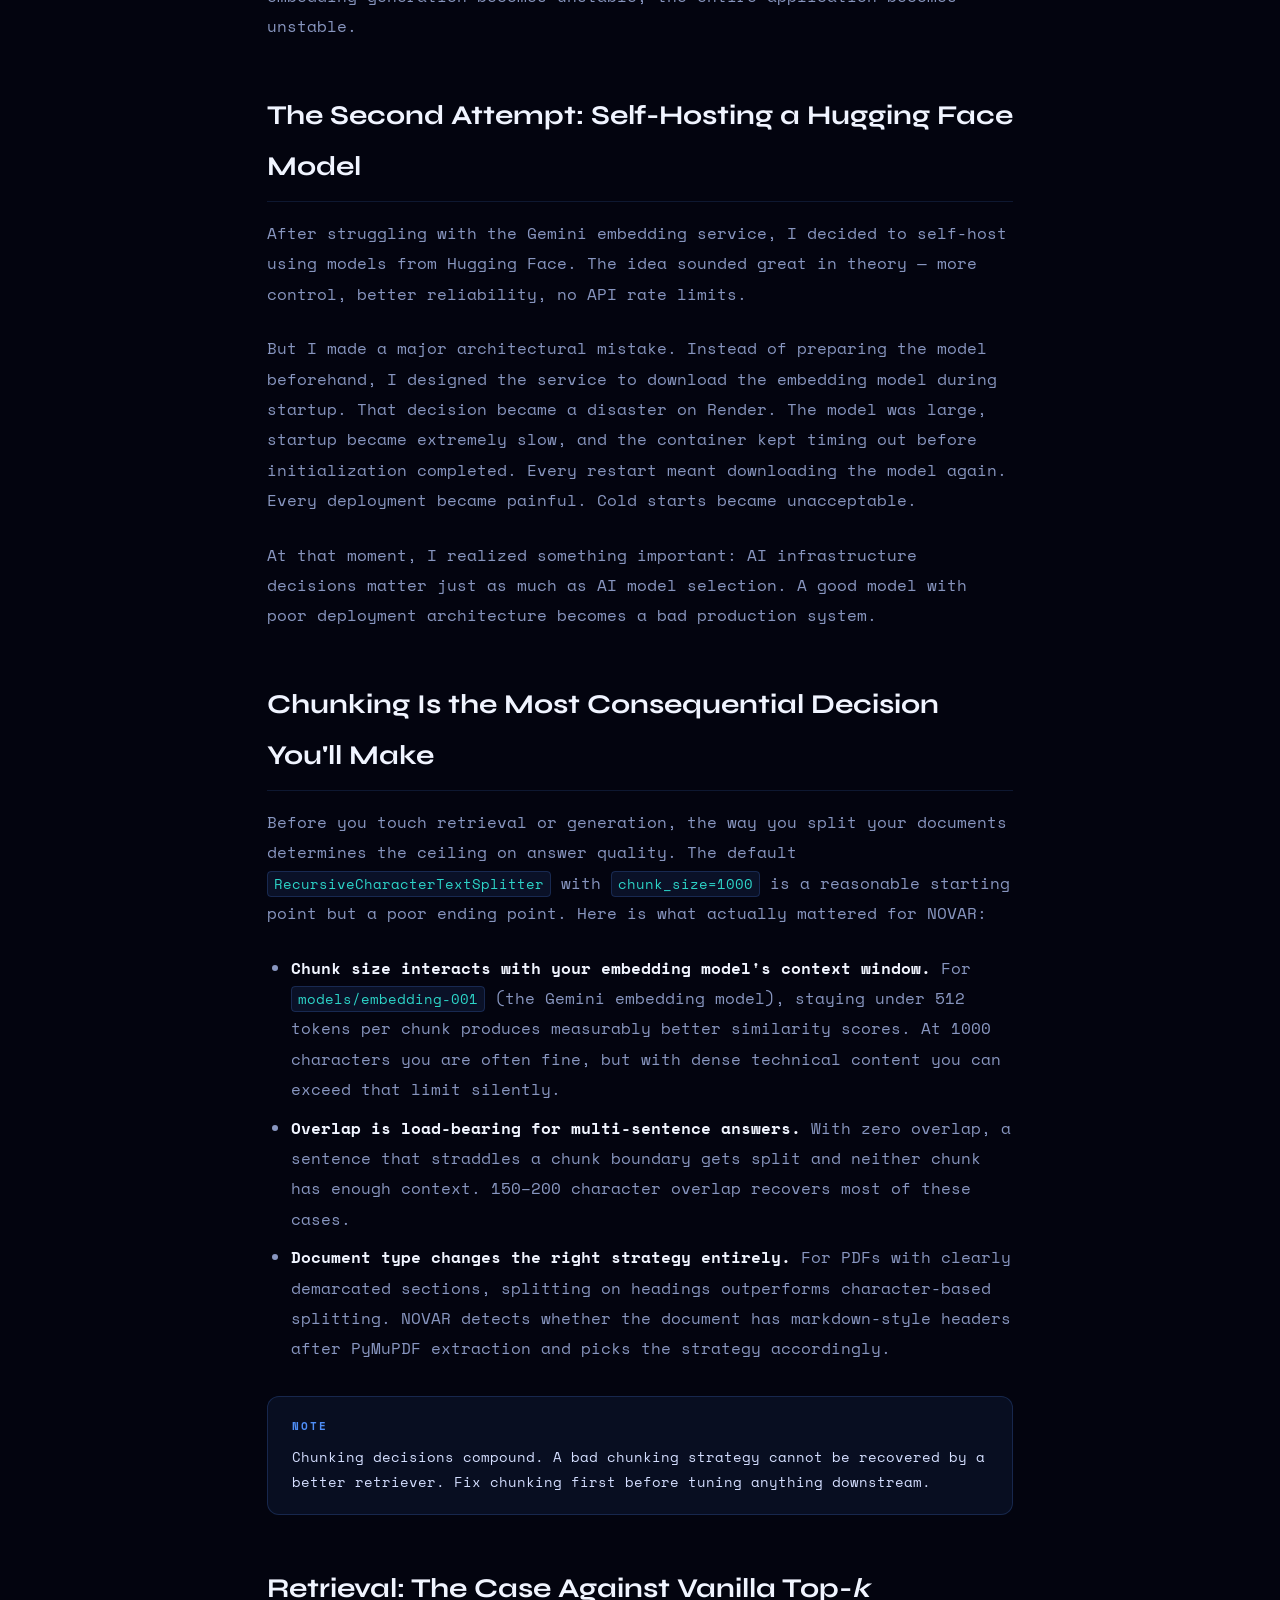
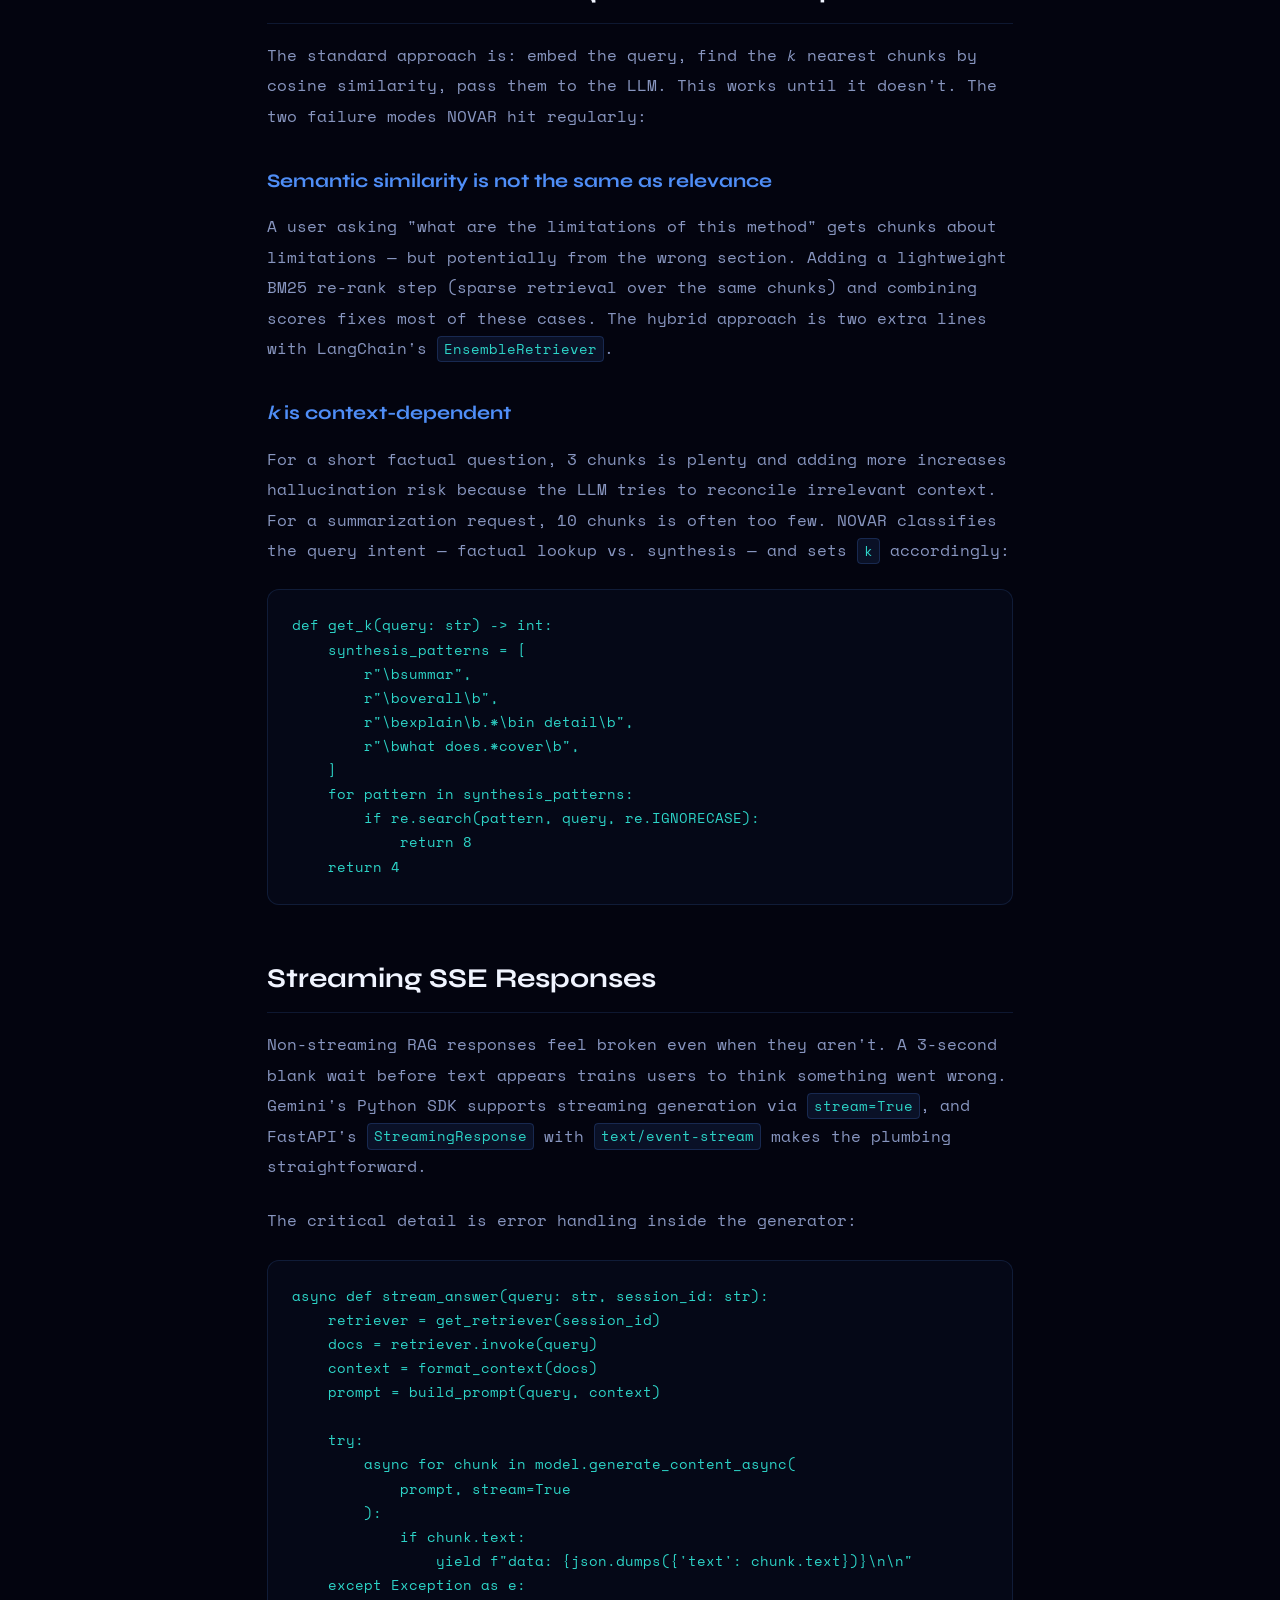
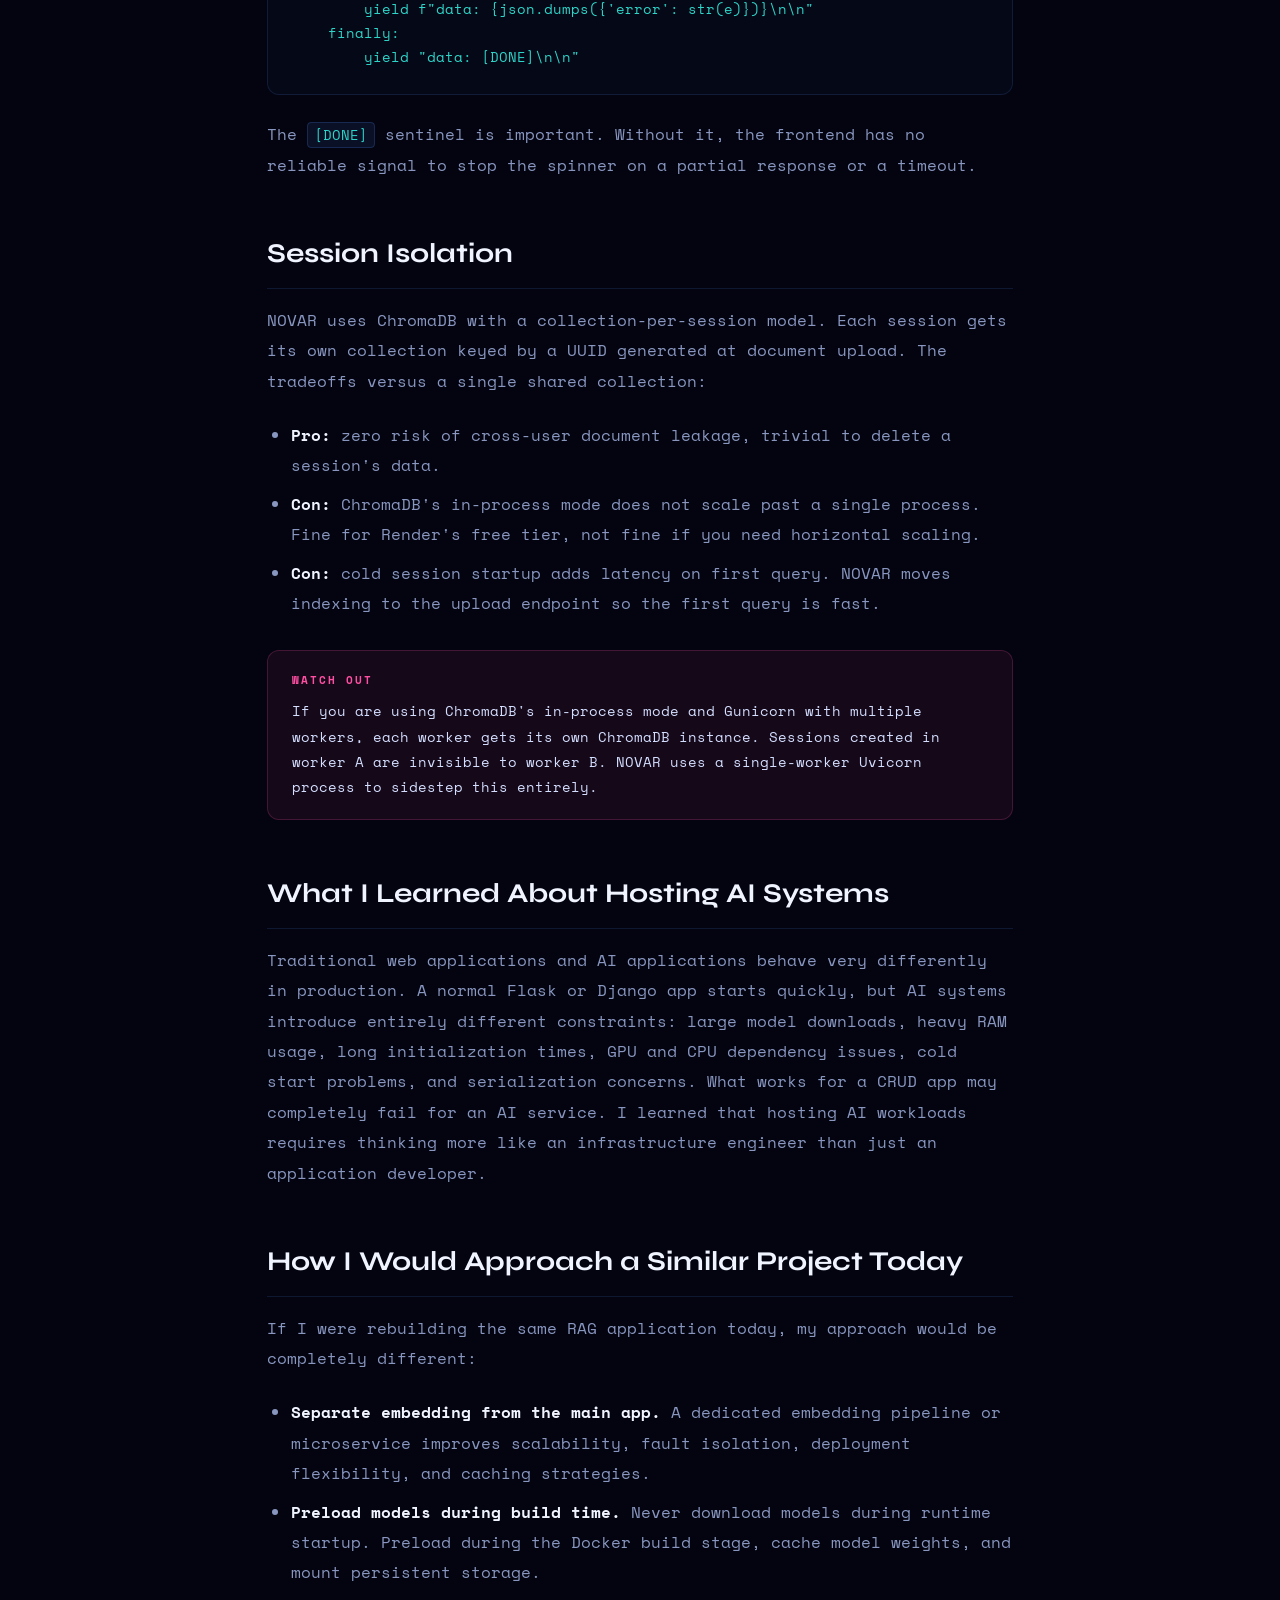
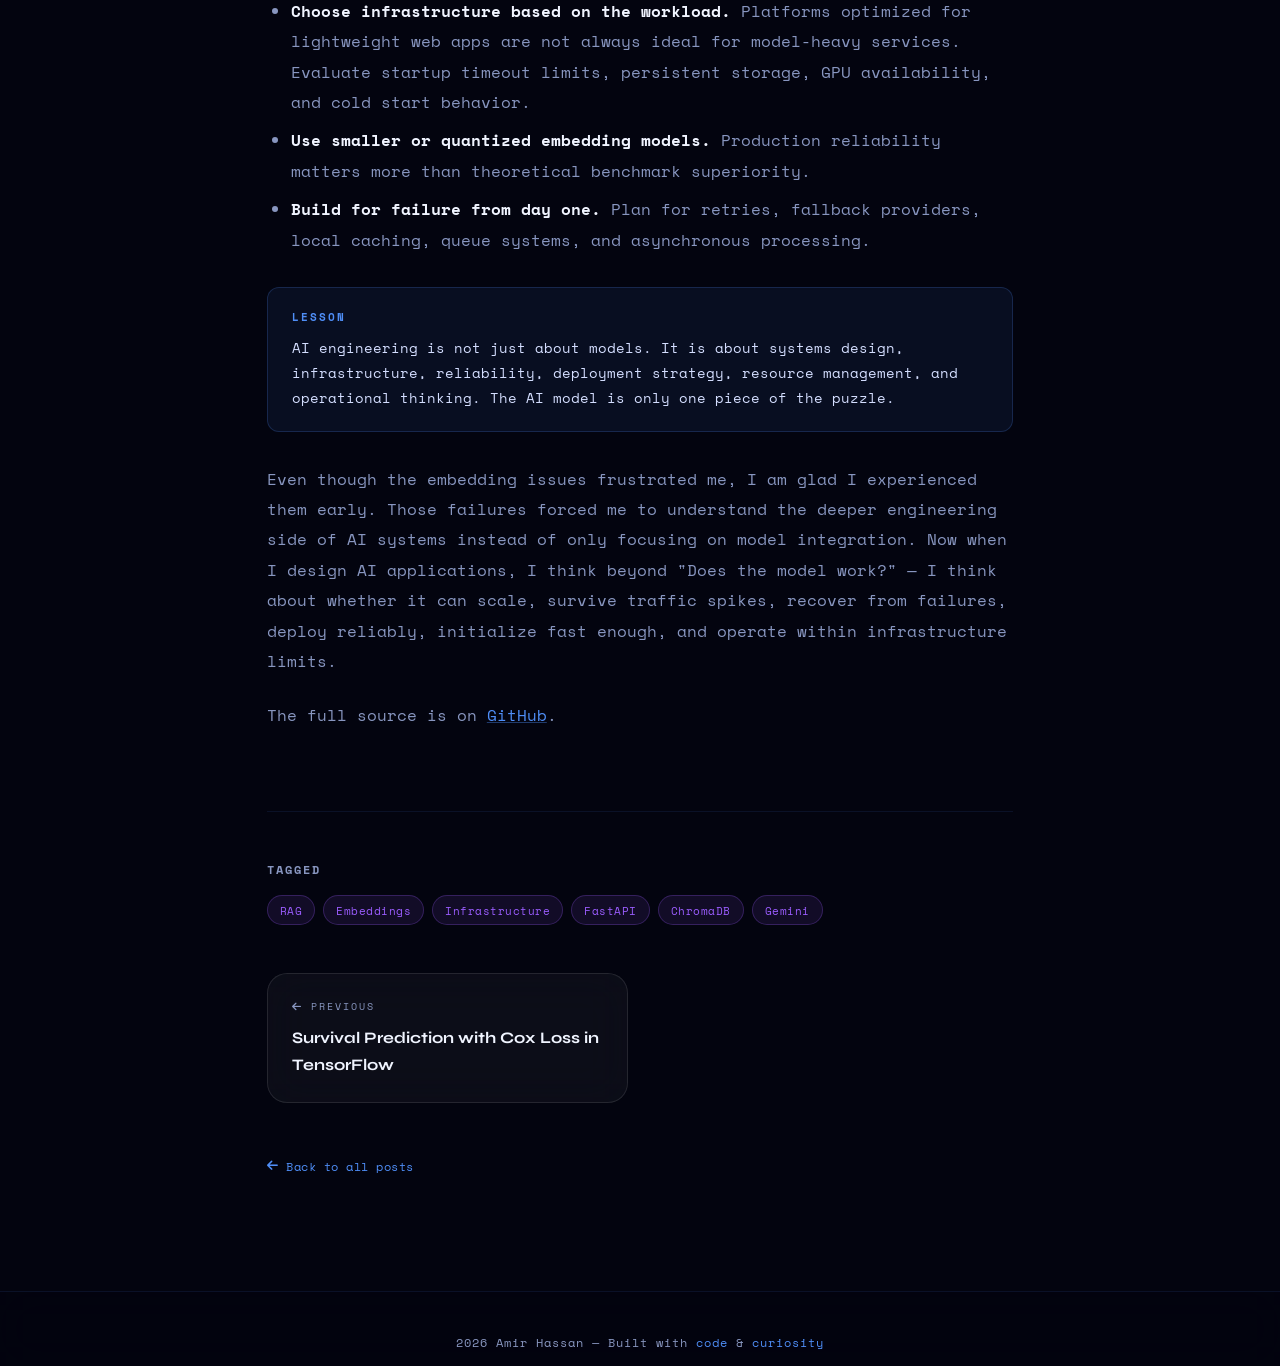
<file: posts/building-rag-systems.html>
<!DOCTYPE html>
<html lang="en">
<head>
    <meta charset="UTF-8">
    <meta name="viewport" content="width=device-width, initial-scale=1.0">
    <title>What Building a RAG App Taught Me About Embeddings, Infrastructure, and Reality | Amir Hassan</title>
    <link href="https://fonts.googleapis.com/css2?family=Syne:wght@400;600;700;800&family=Space+Mono:wght@400;700&family=Dancing+Script:wght@400;700&display=swap" rel="stylesheet">
    <link rel="stylesheet" href="https://cdnjs.cloudflare.com/ajax/libs/font-awesome/6.5.1/css/all.min.css">
    <link rel="stylesheet" href="../css/style.css">
</head>
<body>
    <canvas id="starfield"></canvas>
    <div class="nebula-layer"></div>

    <div class="content-wrapper">
        <nav>
            <a href="../index.html" class="logo">Amiri10</a>
            <ul class="nav-links" id="navLinks">
                <li><a href="../index.html" class="nav-link">Home</a></li>
                <li><a href="../index.html#about" class="nav-link">About</a></li>
                <li><a href="../index.html#skills" class="nav-link">Skills</a></li>
                <li><a href="../index.html#projects" class="nav-link">Projects</a></li>
                <li><a href="../blog.html" class="nav-link">Blog</a></li>
                <li><a href="../index.html#contact" class="nav-link">Contact</a></li>
            </ul>
            <button class="hamburger" id="hamburger" aria-label="Toggle menu">
                <span></span>
                <span></span>
                <span></span>
            </button>
        </nav>

        <article class="post-layout">

            <!-- POST HEADER -->
            <header class="post-header">
                <div class="post-meta">
                    <span class="post-category tag purple">LLMs & RAG</span>
                    <span class="post-date">May 19, 2026</span>
                    <span class="post-read-time">10 min read</span>
                </div>
                <h1>What Building a RAG App Taught Me About Embeddings, Infrastructure, and Reality</h1>
                <p class="post-summary">
                    Embedding infrastructure failures, self-hosting mistakes, and deployment realities from shipping NOVAR — a document RAG system backed by FastAPI, ChromaDB, and Gemini. The lessons you don't get from tutorials.
                </p>
                <div class="post-divider"></div>
            </header>

            <!-- POST BODY -->
            <div class="post-body">

                <p>
                    When I first started building my RAG (Retrieval-Augmented Generation) application, I thought the hardest part would be the AI itself — the prompting, the retrieval logic, or maybe even the frontend experience.
                </p>

                <p>
                    I was wrong.
                </p>

                <p>
                    The real battle started with embeddings. Like many developers getting into RAG systems, I underestimated how critical embedding infrastructure is. I focused heavily on the "generation" part of the app while assuming embedding would just work in the background. That assumption cost me time, deployments, debugging sessions, and a complete rethink of how I approach AI engineering.
                </p>

                <h2>The First Approach: Gemini Embeddings</h2>

                <p>
                    Initially, I used the embedding model from Google's Gemini ecosystem — it was easy to integrate and the quality looked promising during testing. Small documents embedded correctly. Queries returned relevant chunks. The retrieval pipeline worked.
                </p>

                <p>
                    But once usage increased, things started breaking unpredictably. Sometimes embeddings would take too long. Sometimes requests failed entirely. Sometimes the model behaved inconsistently under load. Since RAG systems rely heavily on embeddings being consistently available, even small instability becomes a major architectural problem.
                </p>

                <p>
                    That was my first real lesson: in RAG systems, embeddings are not a side component. They are the foundation of the entire retrieval pipeline. If embedding generation becomes unstable, the entire application becomes unstable.
                </p>

                <h2>The Second Attempt: Self-Hosting a Hugging Face Model</h2>

                <p>
                    After struggling with the Gemini embedding service, I decided to self-host using models from Hugging Face. The idea sounded great in theory — more control, better reliability, no API rate limits.
                </p>

                <p>
                    But I made a major architectural mistake. Instead of preparing the model beforehand, I designed the service to download the embedding model during startup. That decision became a disaster on Render. The model was large, startup became extremely slow, and the container kept timing out before initialization completed. Every restart meant downloading the model again. Every deployment became painful. Cold starts became unacceptable.
                </p>

                <p>
                    At that moment, I realized something important: AI infrastructure decisions matter just as much as AI model selection. A good model with poor deployment architecture becomes a bad production system.
                </p>

                <h2>Chunking Is the Most Consequential Decision You'll Make</h2>

                <p>
                    Before you touch retrieval or generation, the way you split your documents determines the ceiling on answer quality. The default <code>RecursiveCharacterTextSplitter</code> with <code>chunk_size=1000</code> is a reasonable starting point but a poor ending point. Here is what actually mattered for NOVAR:
                </p>

                <ul>
                    <li><strong>Chunk size interacts with your embedding model's context window.</strong> For <code>models/embedding-001</code> (the Gemini embedding model), staying under 512 tokens per chunk produces measurably better similarity scores. At 1000 characters you are often fine, but with dense technical content you can exceed that limit silently.</li>
                    <li><strong>Overlap is load-bearing for multi-sentence answers.</strong> With zero overlap, a sentence that straddles a chunk boundary gets split and neither chunk has enough context. 150–200 character overlap recovers most of these cases.</li>
                    <li><strong>Document type changes the right strategy entirely.</strong> For PDFs with clearly demarcated sections, splitting on headings outperforms character-based splitting. NOVAR detects whether the document has markdown-style headers after PyMuPDF extraction and picks the strategy accordingly.</li>
                </ul>

                <div class="callout info">
                    <span class="callout-label">Note</span>
                    Chunking decisions compound. A bad chunking strategy cannot be recovered by a better retriever. Fix chunking first before tuning anything downstream.
                </div>

                <h2>Retrieval: The Case Against Vanilla Top-<em>k</em></h2>

                <p>
                    The standard approach is: embed the query, find the <em>k</em> nearest chunks by cosine similarity, pass them to the LLM. This works until it doesn't. The two failure modes NOVAR hit regularly:
                </p>

                <h3>Semantic similarity is not the same as relevance</h3>
                <p>
                    A user asking "what are the limitations of this method" gets chunks about limitations — but potentially from the wrong section. Adding a lightweight BM25 re-rank step (sparse retrieval over the same chunks) and combining scores fixes most of these cases. The hybrid approach is two extra lines with LangChain's <code>EnsembleRetriever</code>.
                </p>

                <h3><em>k</em> is context-dependent</h3>
                <p>
                    For a short factual question, 3 chunks is plenty and adding more increases hallucination risk because the LLM tries to reconcile irrelevant context. For a summarization request, 10 chunks is often too few. NOVAR classifies the query intent — factual lookup vs. synthesis — and sets <code>k</code> accordingly:
                </p>

                <pre><code>def get_k(query: str) -> int:
    synthesis_patterns = [
        r"\bsummar",
        r"\boverall\b",
        r"\bexplain\b.*\bin detail\b",
        r"\bwhat does.*cover\b",
    ]
    for pattern in synthesis_patterns:
        if re.search(pattern, query, re.IGNORECASE):
            return 8
    return 4</code></pre>

                <h2>Streaming SSE Responses</h2>

                <p>
                    Non-streaming RAG responses feel broken even when they aren't. A 3-second blank wait before text appears trains users to think something went wrong. Gemini's Python SDK supports streaming generation via <code>stream=True</code>, and FastAPI's <code>StreamingResponse</code> with <code>text/event-stream</code> makes the plumbing straightforward.
                </p>

                <p>The critical detail is error handling inside the generator:</p>

                <pre><code>async def stream_answer(query: str, session_id: str):
    retriever = get_retriever(session_id)
    docs = retriever.invoke(query)
    context = format_context(docs)
    prompt = build_prompt(query, context)

    try:
        async for chunk in model.generate_content_async(
            prompt, stream=True
        ):
            if chunk.text:
                yield f"data: {json.dumps({'text': chunk.text})}\n\n"
    except Exception as e:
        yield f"data: {json.dumps({'error': str(e)})}\n\n"
    finally:
        yield "data: [DONE]\n\n"</code></pre>

                <p>
                    The <code>[DONE]</code> sentinel is important. Without it, the frontend has no reliable signal to stop the spinner on a partial response or a timeout.
                </p>

                <h2>Session Isolation</h2>

                <p>
                    NOVAR uses ChromaDB with a collection-per-session model. Each session gets its own collection keyed by a UUID generated at document upload. The tradeoffs versus a single shared collection:
                </p>

                <ul>
                    <li><strong>Pro:</strong> zero risk of cross-user document leakage, trivial to delete a session's data.</li>
                    <li><strong>Con:</strong> ChromaDB's in-process mode does not scale past a single process. Fine for Render's free tier, not fine if you need horizontal scaling.</li>
                    <li><strong>Con:</strong> cold session startup adds latency on first query. NOVAR moves indexing to the upload endpoint so the first query is fast.</li>
                </ul>

                <div class="callout warning">
                    <span class="callout-label">Watch out</span>
                    If you are using ChromaDB's in-process mode and Gunicorn with multiple workers, each worker gets its own ChromaDB instance. Sessions created in worker A are invisible to worker B. NOVAR uses a single-worker Uvicorn process to sidestep this entirely.
                </div>

                <h2>What I Learned About Hosting AI Systems</h2>

                <p>
                    Traditional web applications and AI applications behave very differently in production. A normal Flask or Django app starts quickly, but AI systems introduce entirely different constraints: large model downloads, heavy RAM usage, long initialization times, GPU and CPU dependency issues, cold start problems, and serialization concerns. What works for a CRUD app may completely fail for an AI service. I learned that hosting AI workloads requires thinking more like an infrastructure engineer than just an application developer.
                </p>

                <h2>How I Would Approach a Similar Project Today</h2>

                <p>
                    If I were rebuilding the same RAG application today, my approach would be completely different:
                </p>

                <ul>
                    <li><strong>Separate embedding from the main app.</strong> A dedicated embedding pipeline or microservice improves scalability, fault isolation, deployment flexibility, and caching strategies.</li>
                    <li><strong>Preload models during build time.</strong> Never download models during runtime startup. Preload during the Docker build stage, cache model weights, and mount persistent storage.</li>
                    <li><strong>Choose infrastructure based on the workload.</strong> Platforms optimized for lightweight web apps are not always ideal for model-heavy services. Evaluate startup timeout limits, persistent storage, GPU availability, and cold start behavior.</li>
                    <li><strong>Use smaller or quantized embedding models.</strong> Production reliability matters more than theoretical benchmark superiority.</li>
                    <li><strong>Build for failure from day one.</strong> Plan for retries, fallback providers, local caching, queue systems, and asynchronous processing.</li>
                </ul>

                <div class="callout info">
                    <span class="callout-label">Lesson</span>
                    AI engineering is not just about models. It is about systems design, infrastructure, reliability, deployment strategy, resource management, and operational thinking. The AI model is only one piece of the puzzle.
                </div>

                <p>
                    Even though the embedding issues frustrated me, I am glad I experienced them early. Those failures forced me to understand the deeper engineering side of AI systems instead of only focusing on model integration. Now when I design AI applications, I think beyond "Does the model work?" — I think about whether it can scale, survive traffic spikes, recover from failures, deploy reliably, initialize fast enough, and operate within infrastructure limits.
                </p>

                <p>
                    The full source is on <a href="https://github.com/MohammedAH10/Novar-Network-of-Vecrtorized-Archive-Retrieval" target="_blank">GitHub</a>.
                </p>

            </div>

            <!-- POST FOOTER -->
            <div class="post-footer reveal">
                <div class="post-footer-tags">
                    <h4>Tagged</h4>
                    <div class="tags">
                        <span class="tag purple">RAG</span>
                        <span class="tag purple">Embeddings</span>
                        <span class="tag purple">Infrastructure</span>
                        <span class="tag purple">FastAPI</span>
                        <span class="tag purple">ChromaDB</span>
                        <span class="tag purple">Gemini</span>
                    </div>
                </div>

                <div class="post-nav">
                    <a href="first-post.html" class="glass post-nav-link">
                        <span><i class="fas fa-arrow-left"></i> Previous</span>
                        <strong>Survival Prediction with Cox Loss in TensorFlow</strong>
                    </a>
                </div>

                <a href="../blog.html" class="back-to-blog">
                    <i class="fas fa-arrow-left"></i> Back to all posts
                </a>
            </div>

        </article>

        <footer>
            <p>2026 Amir Hassan &mdash; Built with <span>code</span> &amp; <span>curiosity</span></p>
        </footer>
    </div>

    <script src="../js/app.js"></script>
</body>
</html>
</file>
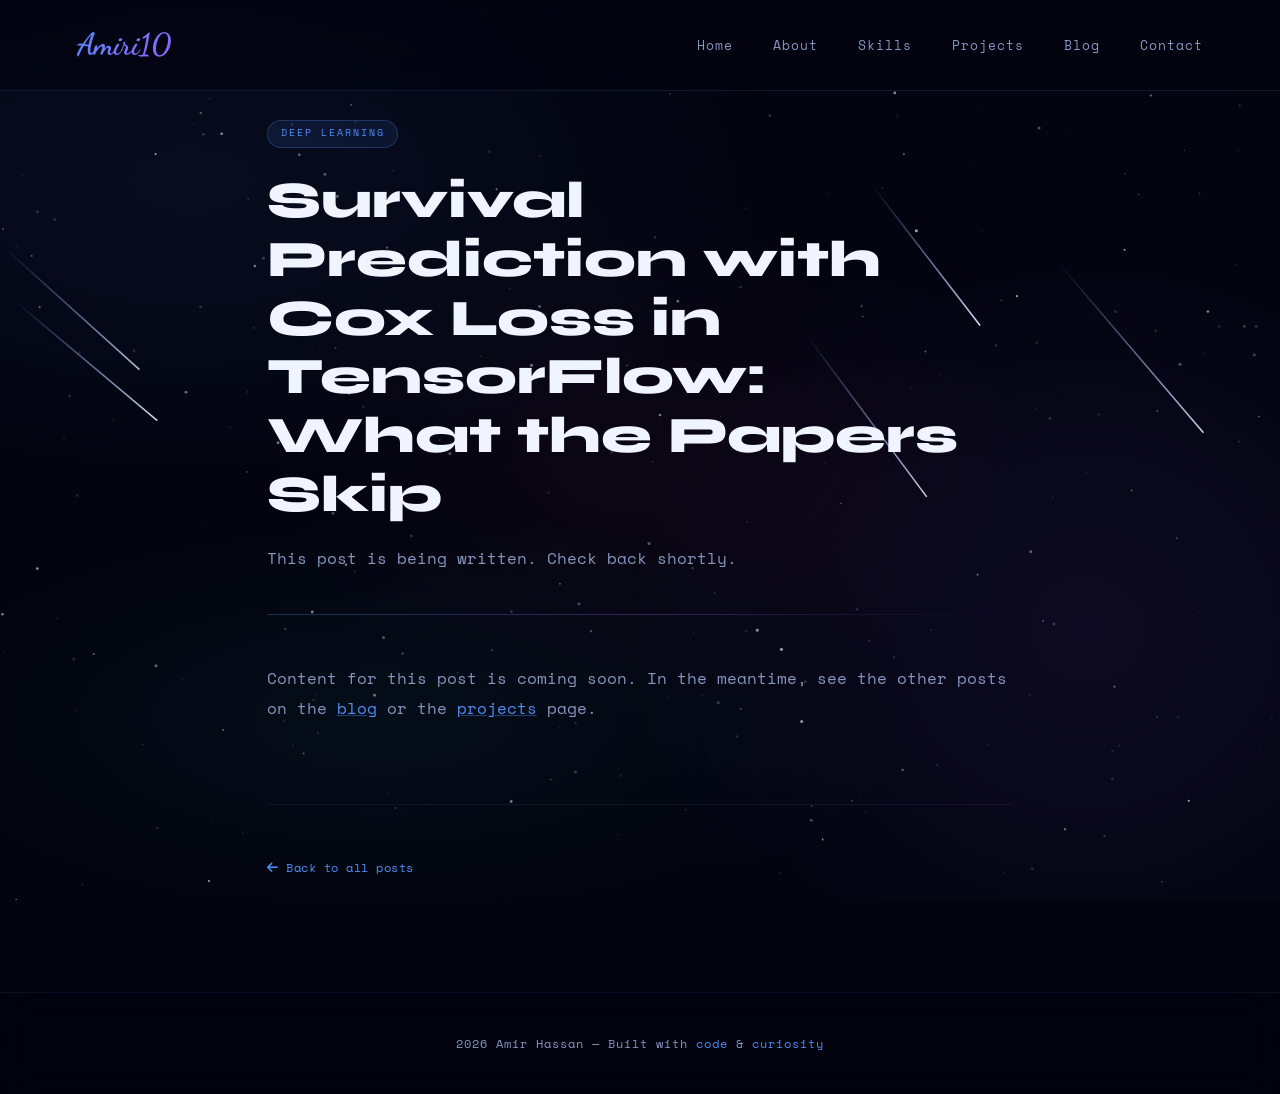
<file: posts/first-post.html>
<!DOCTYPE html>
<html lang="en">
<head>
    <meta charset="UTF-8">
    <meta name="viewport" content="width=device-width, initial-scale=1.0">
    <title>Survival Prediction with Cox Loss in TensorFlow: What the Papers Skip | Amir Hassan</title>
    <link href="https://fonts.googleapis.com/css2?family=Syne:wght@400;600;700;800&family=Space+Mono:wght@400;700&family=Dancing+Script:wght@400;700&display=swap" rel="stylesheet">
    <link rel="stylesheet" href="https://cdnjs.cloudflare.com/ajax/libs/font-awesome/6.5.1/css/all.min.css">
    <link rel="stylesheet" href="../css/style.css">
</head>
<body>
    <canvas id="starfield"></canvas>
    <div class="nebula-layer"></div>
    <div class="content-wrapper">
        <nav>
            <a href="../index.html" class="logo">Amiri10</a>
            <ul class="nav-links" id="navLinks">
                <li><a href="../index.html" class="nav-link">Home</a></li>
                <li><a href="../index.html#about" class="nav-link">About</a></li>
                <li><a href="../index.html#skills" class="nav-link">Skills</a></li>
                <li><a href="../index.html#projects" class="nav-link">Projects</a></li>
                <li><a href="../blog.html" class="nav-link">Blog</a></li>
                <li><a href="../index.html#contact" class="nav-link">Contact</a></li>
            </ul>
            <button class="hamburger" id="hamburger" aria-label="Toggle menu">
                <span></span><span></span><span></span>
            </button>
        </nav>
        <article class="post-layout">
            <header class="post-header">
                <div class="post-meta">
                    <span class="post-category tag">Deep Learning</span>
                </div>
                <h1>Survival Prediction with Cox Loss in TensorFlow: What the Papers Skip</h1>
                <p class="post-summary">This post is being written. Check back shortly.</p>
                <div class="post-divider"></div>
            </header>
            <div class="post-body reveal">
                <p>Content for this post is coming soon. In the meantime, see the other posts on the <a href="../blog.html">blog</a> or the <a href="../index.html#projects">projects</a> page.</p>
            </div>
            <div class="post-footer reveal">
                <a href="../blog.html" class="back-to-blog"><i class="fas fa-arrow-left"></i> Back to all posts</a>
            </div>
        </article>
        <footer>
            <p>2026 Amir Hassan &mdash; Built with <span>code</span> &amp; <span>curiosity</span></p>
        </footer>
    </div>
    <script src="../js/app.js"></script>
</body>
</html>
</file>
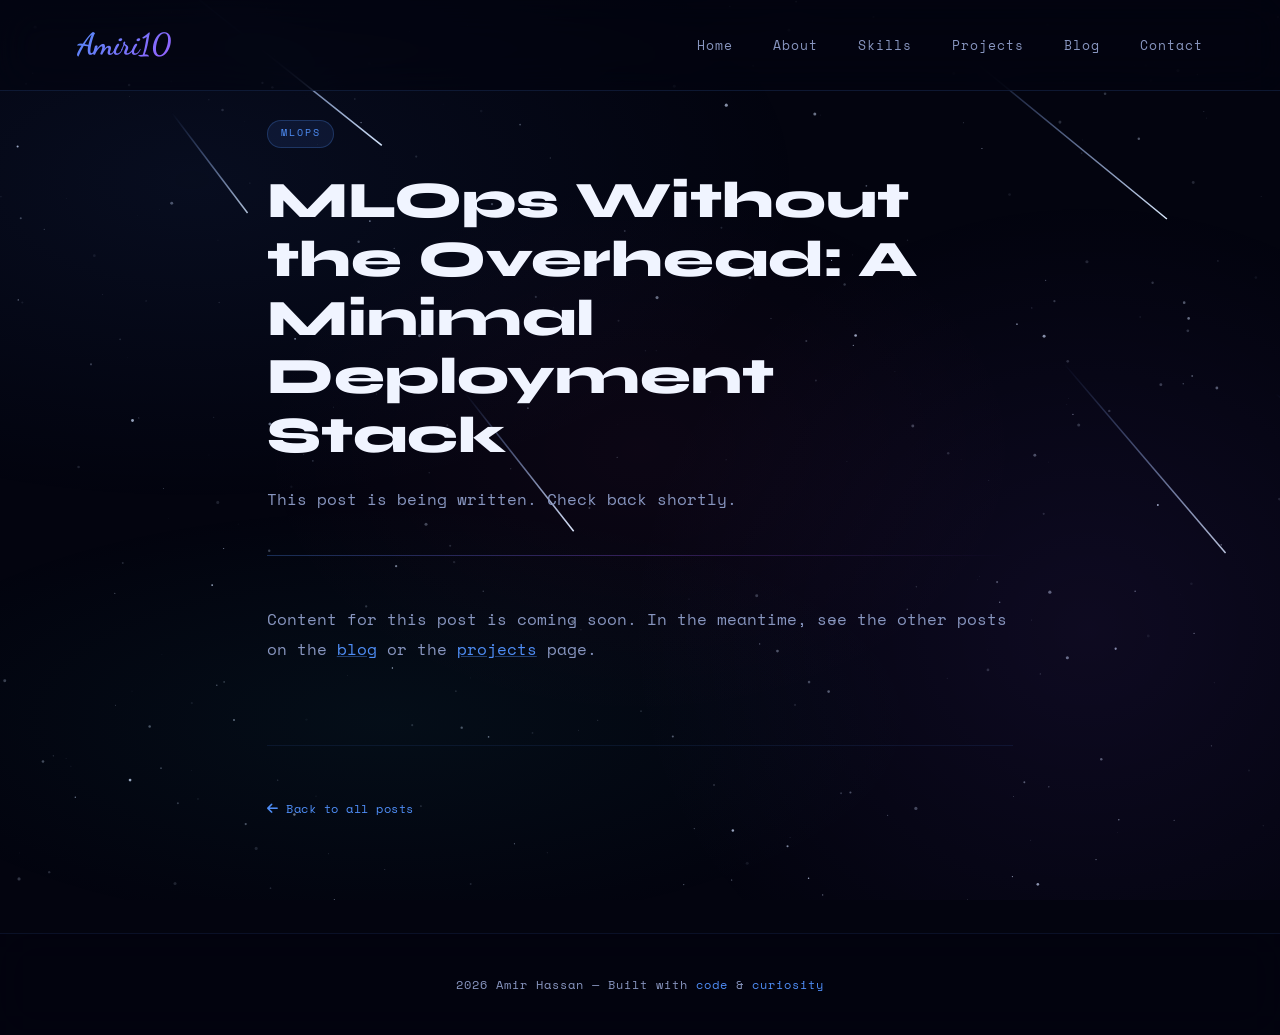
<file: posts/mlops-notes.html>
<!DOCTYPE html>
<html lang="en">
<head>
    <meta charset="UTF-8">
    <meta name="viewport" content="width=device-width, initial-scale=1.0">
    <title>MLOps Without the Overhead: A Minimal Deployment Stack | Amir Hassan</title>
    <link href="https://fonts.googleapis.com/css2?family=Syne:wght@400;600;700;800&family=Space+Mono:wght@400;700&family=Dancing+Script:wght@400;700&display=swap" rel="stylesheet">
    <link rel="stylesheet" href="https://cdnjs.cloudflare.com/ajax/libs/font-awesome/6.5.1/css/all.min.css">
    <link rel="stylesheet" href="../css/style.css">
</head>
<body>
    <canvas id="starfield"></canvas>
    <div class="nebula-layer"></div>
    <div class="content-wrapper">
        <nav>
            <a href="../index.html" class="logo">Amiri10</a>
            <ul class="nav-links" id="navLinks">
                <li><a href="../index.html" class="nav-link">Home</a></li>
                <li><a href="../index.html#about" class="nav-link">About</a></li>
                <li><a href="../index.html#skills" class="nav-link">Skills</a></li>
                <li><a href="../index.html#projects" class="nav-link">Projects</a></li>
                <li><a href="../blog.html" class="nav-link">Blog</a></li>
                <li><a href="../index.html#contact" class="nav-link">Contact</a></li>
            </ul>
            <button class="hamburger" id="hamburger" aria-label="Toggle menu">
                <span></span><span></span><span></span>
            </button>
        </nav>
        <article class="post-layout">
            <header class="post-header">
                <div class="post-meta">
                    <span class="post-category tag">MLOps</span>
                </div>
                <h1>MLOps Without the Overhead: A Minimal Deployment Stack</h1>
                <p class="post-summary">This post is being written. Check back shortly.</p>
                <div class="post-divider"></div>
            </header>
            <div class="post-body reveal">
                <p>Content for this post is coming soon. In the meantime, see the other posts on the <a href="../blog.html">blog</a> or the <a href="../index.html#projects">projects</a> page.</p>
            </div>
            <div class="post-footer reveal">
                <a href="../blog.html" class="back-to-blog"><i class="fas fa-arrow-left"></i> Back to all posts</a>
            </div>
        </article>
        <footer>
            <p>2026 Amir Hassan &mdash; Built with <span>code</span> &amp; <span>curiosity</span></p>
        </footer>
    </div>
    <script src="../js/app.js"></script>
</body>
</html>
</file>
<file: css/style.css>
/* =============================================
   SHARED DESIGN SYSTEM
   Mohammed Ahmed Hassan — Portfolio & Blog
   ============================================= */

:root {
    --space-black: #03040f;
    --space-deep: #070b1a;
    --space-dark: #0c1228;
    --glass-bg: rgba(255, 255, 255, 0.04);
    --glass-border: rgba(255, 255, 255, 0.1);
    --glass-hover: rgba(255, 255, 255, 0.08);
    --nebula-blue: #4f8ef7;
    --nebula-purple: #9b5dff;
    --nebula-pink: #ff4fa3;
    --nebula-teal: #2dd4c8;
    --star-white: #e8f0ff;
    --text: #d4deff;
    --text-dim: #8896c0;
    --text-bright: #f0f4ff;
    --accent-glow: rgba(79, 142, 247, 0.3);
}

* { margin: 0; padding: 0; box-sizing: border-box; }
html { scroll-behavior: smooth; }

body {
    font-family: 'Space Mono', monospace;
    background: var(--space-black);
    color: var(--text);
    overflow-x: hidden;
    line-height: 1.7;
}

/* ---- CANVAS STARFIELD ---- */
#starfield {
    position: fixed;
    top: 0; left: 0;
    width: 100%; height: 100%;
    z-index: 0;
    pointer-events: none;
}

/* ---- NEBULA BACKGROUND ---- */
.nebula-layer {
    position: fixed;
    top: 0; left: 0;
    width: 100%; height: 100%;
    z-index: 0;
    pointer-events: none;
    background:
        radial-gradient(ellipse 80% 60% at 15% 20%, rgba(79, 142, 247, 0.07) 0%, transparent 60%),
        radial-gradient(ellipse 60% 80% at 85% 70%, rgba(155, 93, 255, 0.08) 0%, transparent 60%),
        radial-gradient(ellipse 50% 50% at 50% 50%, rgba(255, 79, 163, 0.04) 0%, transparent 60%),
        radial-gradient(ellipse 70% 40% at 30% 80%, rgba(45, 212, 200, 0.05) 0%, transparent 60%);
    animation: nebulaDrift 25s ease-in-out infinite alternate;
}

@keyframes nebulaDrift {
    0%   { opacity: 0.7; transform: scale(1); }
    50%  { opacity: 1;   transform: scale(1.05); }
    100% { opacity: 0.8; transform: scale(1.02); }
}

/* ---- CONTENT WRAPPER ---- */
.content-wrapper { position: relative; z-index: 1; }

/* ---- NAV ---- */
nav {
    position: fixed;
    top: 0; width: 100%;
    padding: 1.2rem 6%;
    display: flex;
    justify-content: space-between;
    align-items: center;
    z-index: 1000;
    background: rgba(3, 4, 15, 0.6);
    backdrop-filter: blur(20px);
    -webkit-backdrop-filter: blur(20px);
    border-bottom: 1px solid rgba(79, 142, 247, 0.15);
}

.logo {
    font-family: 'Dancing Script', cursive;
    font-size: 1.9rem;
    font-weight: 700;
    background: linear-gradient(135deg, var(--nebula-blue), var(--nebula-purple));
    -webkit-background-clip: text;
    -webkit-text-fill-color: transparent;
    background-clip: text;
    letter-spacing: 0;
    text-decoration: none;
}

.nav-links { display: flex; gap: 2.5rem; list-style: none; }

.nav-links a {
    color: var(--text-dim);
    text-decoration: none;
    font-size: 0.8rem;
    font-weight: 400;
    letter-spacing: 1px;
    transition: color 0.3s;
    position: relative;
}
.nav-links a:hover { color: var(--nebula-blue); }

.nav-links a.active {
    color: var(--nebula-blue);
}
.nav-links a.active::after {
    content: '';
    position: absolute;
    bottom: -4px;
    left: 0; right: 0;
    height: 1px;
    background: var(--nebula-blue);
    box-shadow: 0 0 8px var(--nebula-blue);
}

/* ---- SECTIONS ---- */
section {
    padding: 7rem 6%;
    max-width: 1300px;
    margin: 0 auto;
}

.section-header { margin-bottom: 4rem; }

.section-eyebrow {
    font-size: 0.7rem;
    letter-spacing: 4px;
    color: var(--nebula-teal);
    text-transform: uppercase;
    margin-bottom: 0.75rem;
    display: block;
}

.section-title {
    font-family: 'Syne', sans-serif;
    font-size: clamp(2rem, 4vw, 3rem);
    font-weight: 800;
    color: var(--text-bright);
}

.section-title span {
    background: linear-gradient(135deg, var(--nebula-blue), var(--nebula-purple));
    -webkit-background-clip: text;
    -webkit-text-fill-color: transparent;
    background-clip: text;
}

/* ---- GLASS CARD ---- */
.glass {
    background: var(--glass-bg);
    border: 1px solid var(--glass-border);
    backdrop-filter: blur(20px);
    -webkit-backdrop-filter: blur(20px);
    border-radius: 20px;
    transition: all 0.35s ease;
}

.glass:hover {
    background: var(--glass-hover);
    border-color: rgba(79, 142, 247, 0.25);
    box-shadow: 0 8px 40px rgba(79, 142, 247, 0.1);
    transform: translateY(-4px);
}

/* ---- TAGS ---- */
.tags { display: flex; flex-wrap: wrap; gap: 0.5rem; }

.tag {
    padding: 0.28rem 0.75rem;
    font-size: 0.7rem;
    border-radius: 50px;
    background: rgba(79, 142, 247, 0.1);
    border: 1px solid rgba(79, 142, 247, 0.25);
    color: var(--nebula-blue);
    letter-spacing: 0.5px;
}

.tag.purple {
    background: rgba(155, 93, 255, 0.1);
    border-color: rgba(155, 93, 255, 0.25);
    color: var(--nebula-purple);
}

.tag.teal {
    background: rgba(45, 212, 200, 0.1);
    border-color: rgba(45, 212, 200, 0.25);
    color: var(--nebula-teal);
}

.tag.pink {
    background: rgba(255, 79, 163, 0.1);
    border-color: rgba(255, 79, 163, 0.25);
    color: var(--nebula-pink);
}

/* ---- BUTTONS ---- */
.btn {
    padding: 0.85rem 2rem;
    font-family: 'Space Mono', monospace;
    font-size: 0.8rem;
    font-weight: 700;
    letter-spacing: 1px;
    text-decoration: none;
    border: none;
    cursor: pointer;
    transition: all 0.3s;
    display: inline-block;
}

.btn-primary {
    background: linear-gradient(135deg, var(--nebula-blue), var(--nebula-purple));
    color: #fff;
    border-radius: 50px;
    box-shadow: 0 0 25px rgba(79, 142, 247, 0.3);
}
.btn-primary:hover {
    transform: translateY(-3px);
    box-shadow: 0 8px 35px rgba(79, 142, 247, 0.5);
}

.btn-ghost {
    background: var(--glass-bg);
    color: var(--text);
    border: 1px solid var(--glass-border);
    border-radius: 50px;
    backdrop-filter: blur(10px);
}
.btn-ghost:hover {
    background: var(--glass-hover);
    border-color: rgba(79, 142, 247, 0.4);
    transform: translateY(-3px);
}

/* ---- FOOTER ---- */
footer {
    padding: 2.5rem 6%;
    text-align: center;
    border-top: 1px solid rgba(79, 142, 247, 0.1);
    background: rgba(3, 4, 15, 0.7);
    backdrop-filter: blur(20px);
    position: relative;
    z-index: 1;
}

footer p {
    font-size: 0.78rem;
    color: var(--text-dim);
    letter-spacing: 1px;
}

footer span { color: var(--nebula-blue); }

/* ---- HAMBURGER ---- */
.hamburger {
    display: none;
    flex-direction: column;
    justify-content: center;
    gap: 5px;
    background: none;
    border: none;
    cursor: pointer;
    padding: 6px;
    z-index: 1100;
}
.hamburger span {
    display: block;
    width: 24px;
    height: 2px;
    background: var(--text);
    border-radius: 2px;
    transition: transform 0.3s, opacity 0.3s, background 0.3s;
    transform-origin: center;
}
.hamburger.open span:nth-child(1) { transform: translateY(7px) rotate(45deg); background: var(--nebula-blue); }
.hamburger.open span:nth-child(2) { opacity: 0; transform: scaleX(0); }
.hamburger.open span:nth-child(3) { transform: translateY(-7px) rotate(-45deg); background: var(--nebula-blue); }

/* ---- SCROLL REVEAL ---- */
.reveal {
    opacity: 0;
    transform: translateY(30px);
    transition: opacity 0.7s ease, transform 0.7s ease;
}
.reveal.visible {
    opacity: 1;
    transform: translateY(0);
}

/* ---- ANIMATIONS ---- */
@keyframes fadeUp {
    from { opacity: 0; transform: translateY(24px); }
    to   { opacity: 1; transform: translateY(0); }
}

@keyframes spinSlow { to { transform: rotate(360deg); } }

@keyframes orbit { to { transform: rotate(360deg) translateX(-5px); } }

@keyframes pulseDot {
    0%, 100% { transform: scale(1); opacity: 1; }
    50%       { transform: scale(1.5); opacity: 0.5; }
}

/* ============================================
   INDEX — HERO
   ============================================ */
.hero {
    min-height: 100vh;
    display: flex;
    align-items: center;
    padding: 120px 6% 60px;
}

.hero-inner {
    max-width: 1200px;
    width: 100%;
    display: flex;
    align-items: center;
    gap: 5rem;
    flex-wrap: wrap;
}

.hero-text { flex: 1; min-width: 300px; }

.hero-label {
    font-size: 0.75rem;
    letter-spacing: 4px;
    color: var(--nebula-teal);
    text-transform: uppercase;
    margin-bottom: 1.5rem;
    opacity: 0;
    animation: fadeUp 0.8s 0.2s ease forwards;
}

.hero-name {
    font-family: 'Syne', sans-serif;
    font-size: clamp(2.8rem, 6vw, 5.5rem);
    font-weight: 800;
    line-height: 1.05;
    margin-bottom: 1.5rem;
    opacity: 0;
    animation: fadeUp 0.8s 0.4s ease forwards;
}

.hero-name .line1 { color: var(--text-bright); display: block; }
.hero-name .line2 {
    background: linear-gradient(135deg, var(--nebula-blue), var(--nebula-purple), var(--nebula-pink));
    -webkit-background-clip: text;
    -webkit-text-fill-color: transparent;
    background-clip: text;
    display: block;
}

.hero-roles {
    font-size: 0.9rem;
    color: var(--text-dim);
    margin-bottom: 2rem;
    letter-spacing: 1px;
    opacity: 0;
    animation: fadeUp 0.8s 0.5s ease forwards;
}
.hero-roles span { color: var(--nebula-blue); }

.hero-desc {
    font-size: 0.95rem;
    line-height: 1.9;
    color: var(--text-dim);
    max-width: 560px;
    margin-bottom: 3rem;
    opacity: 0;
    animation: fadeUp 0.8s 0.6s ease forwards;
}

.hero-btns {
    display: flex;
    gap: 1.2rem;
    flex-wrap: wrap;
    opacity: 0;
    animation: fadeUp 0.8s 0.7s ease forwards;
}

/* Profile signature */
.hero-photo-wrap {
    position: relative;
    width: 280px;
    height: 280px;
    flex-shrink: 0;
    opacity: 0;
    animation: fadeUp 0.8s 0.5s ease forwards;
}

.hero-photo-wrap::before {
    content: '';
    position: absolute;
    inset: -3px;
    border-radius: 50%;
    background: linear-gradient(135deg, var(--nebula-blue), var(--nebula-purple), var(--nebula-pink));
    animation: spinSlow 8s linear infinite;
    opacity: 0.7;
}

.hero-photo-wrap::after {
    content: '';
    position: absolute;
    inset: -18px;
    border-radius: 50%;
    border: 1px solid rgba(79, 142, 247, 0.2);
    animation: spinSlow 15s linear infinite reverse;
}

.hero-photo {
    width: 100%;
    height: 100%;
    border-radius: 50%;
    position: relative;
    z-index: 1;
    border: 4px solid var(--space-black);
}

.text-avatar {
    display: flex;
    align-items: center;
    justify-content: center;
    font-family: 'Dancing Script', cursive;
    font-size: clamp(3.8rem, 8vw, 6rem);
    font-weight: 700;
    letter-spacing: 0;
    background:
        radial-gradient(circle at 35% 25%, rgba(255, 255, 255, 0.14), transparent 32%),
        linear-gradient(135deg, rgba(79, 142, 247, 0.22), rgba(155, 93, 255, 0.18), rgba(255, 79, 163, 0.16)),
        var(--space-black);
    color: var(--text-bright);
    text-shadow:
        0 0 18px rgba(79, 142, 247, 0.45),
        0 0 34px rgba(155, 93, 255, 0.35);
    user-select: none;
}

.orbit-dot {
    position: absolute;
    width: 10px; height: 10px;
    border-radius: 50%;
    background: var(--nebula-blue);
    box-shadow: 0 0 10px var(--nebula-blue);
    top: -5px; left: 50%;
    transform-origin: 0 145px;
    animation: orbit 6s linear infinite;
}
.orbit-dot:nth-child(2) {
    background: var(--nebula-purple);
    box-shadow: 0 0 10px var(--nebula-purple);
    animation-delay: -3s;
}

/* ============================================
   INDEX — ABOUT
   ============================================ */
#about .about-body {
    padding: 3rem;
    font-size: 1rem;
    line-height: 2;
    color: var(--text-dim);
    max-width: 880px;
}

.highlight        { color: var(--nebula-blue);   font-weight: 700; }
.highlight-purple { color: var(--nebula-purple);  font-weight: 700; }
.highlight-teal   { color: var(--nebula-teal);    font-weight: 700; }

/* ============================================
   INDEX — SKILLS
   ============================================ */
.skills-grid {
    display: grid;
    grid-template-columns: repeat(auto-fit, minmax(240px, 1fr));
    gap: 1.5rem;
}

.skill-card { padding: 2rem; }

.skill-icon {
    font-size: 1.6rem;
    margin-bottom: 1rem;
    display: block;
}

.skill-card h3 {
    font-family: 'Syne', sans-serif;
    font-size: 1.05rem;
    font-weight: 700;
    color: var(--text-bright);
    margin-bottom: 0.6rem;
}

.skill-card p {
    font-size: 0.8rem;
    color: var(--text-dim);
    margin-bottom: 1.2rem;
    line-height: 1.7;
}

/* ============================================
   INDEX — PROJECTS
   ============================================ */
.projects-grid {
    display: grid;
    grid-template-columns: repeat(auto-fit, minmax(340px, 1fr));
    gap: 2rem;
}

.project-card {
    display: flex;
    flex-direction: column;
    overflow: hidden;
}

.project-top {
    padding: 2rem 2rem 1.5rem;
    flex: 1;
}

.project-badge {
    display: inline-block;
    font-size: 0.65rem;
    letter-spacing: 2px;
    text-transform: uppercase;
    padding: 0.3rem 0.9rem;
    border-radius: 50px;
    background: rgba(79, 142, 247, 0.1);
    border: 1px solid rgba(79, 142, 247, 0.2);
    color: var(--nebula-blue);
    margin-bottom: 1.2rem;
}
.project-badge.purple { background: rgba(155, 93, 255, 0.1); border-color: rgba(155, 93, 255, 0.2); color: var(--nebula-purple); }
.project-badge.teal   { background: rgba(45, 212, 200, 0.1);  border-color: rgba(45, 212, 200, 0.2);  color: var(--nebula-teal); }
.project-badge.pink   { background: rgba(255, 79, 163, 0.1);  border-color: rgba(255, 79, 163, 0.2);  color: var(--nebula-pink); }

.project-card h3 {
    font-family: 'Syne', sans-serif;
    font-size: 1.35rem;
    font-weight: 700;
    color: var(--text-bright);
    margin-bottom: 0.8rem;
    line-height: 1.3;
}

.project-card p {
    font-size: 0.82rem;
    color: var(--text-dim);
    line-height: 1.8;
    margin-bottom: 1.5rem;
}

.project-bottom {
    padding: 1.5rem 2rem;
    border-top: 1px solid var(--glass-border);
    display: flex;
    gap: 0.8rem;
    flex-wrap: wrap;
}

.proj-link {
    padding: 0.5rem 1.2rem;
    font-family: 'Space Mono', monospace;
    font-size: 0.72rem;
    font-weight: 700;
    letter-spacing: 0.5px;
    text-decoration: none;
    border-radius: 50px;
    transition: all 0.3s;
    display: flex;
    align-items: center;
    gap: 0.4rem;
}

.proj-link.github {
    background: rgba(255,255,255,0.06);
    border: 1px solid rgba(255,255,255,0.12);
    color: var(--text);
}
.proj-link.github:hover { background: rgba(255,255,255,0.12); border-color: rgba(255,255,255,0.25); }

.proj-link.demo {
    background: linear-gradient(135deg, var(--nebula-blue), var(--nebula-purple));
    color: #fff;
    border: none;
}
.proj-link.demo:hover { box-shadow: 0 4px 20px rgba(79, 142, 247, 0.4); transform: translateY(-2px); }

/* Featured card */
.featured-card {
    grid-column: 1 / -1;
    display: grid;
    grid-template-columns: 1fr auto;
    gap: 3rem;
    align-items: center;
    padding: 3rem;
}

.featured-label {
    font-size: 0.65rem;
    letter-spacing: 3px;
    color: var(--nebula-pink);
    text-transform: uppercase;
    display: flex;
    align-items: center;
    gap: 0.5rem;
    margin-bottom: 1rem;
}

.pulse-dot {
    width: 8px; height: 8px;
    border-radius: 50%;
    background: var(--nebula-pink);
    box-shadow: 0 0 8px var(--nebula-pink);
    animation: pulseDot 2s ease-in-out infinite;
}

.featured-card h3 {
    font-family: 'Syne', sans-serif;
    font-size: 2.5rem;
    font-weight: 800;
    color: var(--text-bright);
    margin-bottom: 0.8rem;
}

.featured-card p {
    font-size: 0.9rem;
    color: var(--text-dim);
    line-height: 1.85;
    max-width: 600px;
    margin-bottom: 2rem;
}

.featured-links { display: flex; gap: 1rem; flex-wrap: wrap; }

/* ============================================
   INDEX — CONTACT
   ============================================ */
.contact-grid {
    display: grid;
    grid-template-columns: 1fr 1fr;
    gap: 3rem;
}

.contact-left { padding: 3rem; }

.contact-left h3 {
    font-family: 'Syne', sans-serif;
    font-size: 1.8rem;
    font-weight: 700;
    color: var(--text-bright);
    margin-bottom: 1rem;
}

.contact-left p {
    font-size: 0.85rem;
    color: var(--text-dim);
    line-height: 1.85;
    margin-bottom: 2rem;
}

.contact-item {
    display: flex;
    align-items: center;
    gap: 1.2rem;
    margin-bottom: 1.5rem;
}

.contact-icon {
    width: 44px; height: 44px;
    border-radius: 12px;
    background: linear-gradient(135deg, rgba(79,142,247,0.2), rgba(155,93,255,0.2));
    border: 1px solid rgba(79,142,247,0.25);
    display: flex;
    align-items: center;
    justify-content: center;
    font-size: 1rem;
    color: var(--nebula-blue);
    flex-shrink: 0;
}

.contact-item .info p:first-child {
    font-size: 0.7rem;
    color: var(--text-dim);
    letter-spacing: 1px;
    margin-bottom: 0.15rem;
}

.contact-item .info a,
.contact-item .info span {
    font-size: 0.85rem;
    color: var(--text);
    text-decoration: none;
}
.contact-item .info a:hover { color: var(--nebula-blue); }

.socials {
    display: flex;
    gap: 0.75rem;
    margin-top: 2.5rem;
    flex-wrap: wrap;
}

.social-btn {
    width: 42px; height: 42px;
    border-radius: 12px;
    background: rgba(255,255,255,0.05);
    border: 1px solid rgba(255,255,255,0.1);
    display: flex;
    align-items: center;
    justify-content: center;
    color: var(--text-dim);
    text-decoration: none;
    font-size: 1rem;
    transition: all 0.3s;
}
.social-btn:hover {
    background: rgba(79,142,247,0.15);
    border-color: rgba(79,142,247,0.35);
    color: var(--nebula-blue);
    transform: translateY(-3px);
}

.contact-form { padding: 3rem; display: flex; flex-direction: column; gap: 1.2rem; }

.form-group { display: flex; flex-direction: column; gap: 0.5rem; }

.form-group label {
    font-size: 0.72rem;
    letter-spacing: 1.5px;
    text-transform: uppercase;
    color: var(--nebula-blue);
}

.form-group input,
.form-group textarea {
    background: rgba(255,255,255,0.04);
    border: 1px solid rgba(255,255,255,0.1);
    border-radius: 10px;
    padding: 0.9rem 1.1rem;
    color: var(--text);
    font-family: 'Space Mono', monospace;
    font-size: 0.85rem;
    transition: all 0.3s;
    resize: none;
}

.form-group input:focus,
.form-group textarea:focus {
    outline: none;
    border-color: rgba(79, 142, 247, 0.5);
    background: rgba(79, 142, 247, 0.05);
    box-shadow: 0 0 20px rgba(79, 142, 247, 0.1);
}

.form-group textarea { min-height: 130px; resize: vertical; }

.btn-submit {
    padding: 1rem;
    background: linear-gradient(135deg, var(--nebula-blue), var(--nebula-purple));
    color: #fff;
    border: none;
    border-radius: 12px;
    font-family: 'Space Mono', monospace;
    font-size: 0.85rem;
    font-weight: 700;
    letter-spacing: 1px;
    cursor: pointer;
    margin-top: 0.5rem;
    transition: all 0.3s;
}
.btn-submit:hover {
    box-shadow: 0 6px 30px rgba(79,142,247,0.4);
    transform: translateY(-2px);
}

/* ============================================
   BLOG — LISTING PAGE
   ============================================ */
.blog-hero {
    padding: 140px 6% 5rem;
    max-width: 1300px;
    margin: 0 auto;
}

.blog-hero-inner {
    display: flex;
    align-items: flex-end;
    justify-content: space-between;
    gap: 2rem;
    flex-wrap: wrap;
    margin-bottom: 3rem;
}

.blog-hero-text .page-eyebrow {
    font-size: 0.7rem;
    letter-spacing: 4px;
    color: var(--nebula-teal);
    text-transform: uppercase;
    margin-bottom: 0.75rem;
    display: block;
    opacity: 0;
    animation: fadeUp 0.7s 0.1s ease forwards;
}

.blog-hero-text h1 {
    font-family: 'Syne', sans-serif;
    font-size: clamp(2.4rem, 5vw, 4rem);
    font-weight: 800;
    color: var(--text-bright);
    line-height: 1.1;
    opacity: 0;
    animation: fadeUp 0.7s 0.25s ease forwards;
}

.blog-hero-text h1 span {
    background: linear-gradient(135deg, var(--nebula-blue), var(--nebula-purple));
    -webkit-background-clip: text;
    -webkit-text-fill-color: transparent;
    background-clip: text;
}

.blog-hero-text p {
    font-size: 0.9rem;
    color: var(--text-dim);
    margin-top: 1rem;
    max-width: 500px;
    line-height: 1.85;
    opacity: 0;
    animation: fadeUp 0.7s 0.4s ease forwards;
}

/* Filter bar */
.filter-bar {
    display: flex;
    gap: 0.6rem;
    flex-wrap: wrap;
    opacity: 0;
    animation: fadeUp 0.7s 0.5s ease forwards;
}

.filter-btn {
    padding: 0.45rem 1.1rem;
    font-family: 'Space Mono', monospace;
    font-size: 0.7rem;
    letter-spacing: 1px;
    border-radius: 50px;
    background: var(--glass-bg);
    border: 1px solid var(--glass-border);
    color: var(--text-dim);
    cursor: pointer;
    transition: all 0.25s;
}
.filter-btn:hover,
.filter-btn.active {
    background: rgba(79, 142, 247, 0.12);
    border-color: rgba(79, 142, 247, 0.4);
    color: var(--nebula-blue);
}

/* Blog grid */
.blog-grid {
    display: grid;
    grid-template-columns: repeat(auto-fill, minmax(340px, 1fr));
    gap: 2rem;
    padding: 0 6% 7rem;
    max-width: 1300px;
    margin: 0 auto;
}

/* Post card */
.post-card {
    display: flex;
    flex-direction: column;
    overflow: hidden;
    cursor: pointer;
    text-decoration: none;
}

.post-card:hover { transform: translateY(-6px); box-shadow: 0 12px 50px rgba(79, 142, 247, 0.12); }

.post-card-top {
    padding: 2rem 2rem 1.5rem;
    flex: 1;
    display: flex;
    flex-direction: column;
}

.post-meta {
    display: flex;
    align-items: center;
    gap: 0.8rem;
    margin-bottom: 1.2rem;
    flex-wrap: wrap;
}

.post-category {
    font-size: 0.62rem;
    letter-spacing: 2px;
    text-transform: uppercase;
    padding: 0.28rem 0.8rem;
    border-radius: 50px;
}

.post-date {
    font-size: 0.7rem;
    color: var(--text-dim);
    letter-spacing: 0.5px;
}

.post-read-time {
    font-size: 0.7rem;
    color: var(--text-dim);
    margin-left: auto;
}

.post-card h2 {
    font-family: 'Syne', sans-serif;
    font-size: 1.3rem;
    font-weight: 700;
    color: var(--text-bright);
    margin-bottom: 0.8rem;
    line-height: 1.35;
}

.post-card .post-excerpt {
    font-size: 0.82rem;
    color: var(--text-dim);
    line-height: 1.8;
    flex: 1;
}

.post-card-bottom {
    padding: 1.2rem 2rem;
    border-top: 1px solid var(--glass-border);
    display: flex;
    align-items: center;
    justify-content: space-between;
}

.post-tags { display: flex; gap: 0.4rem; flex-wrap: wrap; }

.read-more {
    font-size: 0.72rem;
    color: var(--nebula-blue);
    text-decoration: none;
    display: flex;
    align-items: center;
    gap: 0.3rem;
    white-space: nowrap;
    transition: gap 0.2s;
}
.read-more:hover { gap: 0.6rem; }

/* Featured blog post (first card) */
.post-card.featured-post {
    grid-column: 1 / -1;
    display: grid;
    grid-template-columns: 1fr 1fr;
}

.post-card.featured-post .post-card-top { padding: 3rem; }

.post-card.featured-post h2 {
    font-size: 1.9rem;
    line-height: 1.25;
}

.post-card.featured-post .post-excerpt { font-size: 0.88rem; }

.post-card.featured-post .post-card-bottom {
    padding: 2rem 3rem;
}

.post-visual {
    background: linear-gradient(135deg, rgba(79,142,247,0.08), rgba(155,93,255,0.12));
    border-left: 1px solid var(--glass-border);
    display: flex;
    align-items: center;
    justify-content: center;
    min-height: 280px;
    position: relative;
    overflow: hidden;
}

.post-visual-text {
    font-family: 'Syne', sans-serif;
    font-size: 5rem;
    font-weight: 800;
    opacity: 0.08;
    color: var(--nebula-blue);
    line-height: 1;
    user-select: none;
    padding: 2rem;
    text-align: center;
}

/* ============================================
   BLOG POST — ARTICLE PAGE
   ============================================ */
.post-layout {
    padding: 120px 6% 7rem;
    max-width: 900px;
    margin: 0 auto;
}

.post-header { margin-bottom: 3rem; }

.post-header .post-meta {
    display: flex;
    align-items: center;
    gap: 0.8rem;
    flex-wrap: wrap;
    margin-bottom: 1.5rem;
    opacity: 0;
    animation: fadeUp 0.6s 0.1s ease forwards;
}

.post-header h1 {
    font-family: 'Syne', sans-serif;
    font-size: clamp(2rem, 5vw, 3.2rem);
    font-weight: 800;
    color: var(--text-bright);
    line-height: 1.15;
    margin-bottom: 1.2rem;
    opacity: 0;
    animation: fadeUp 0.7s 0.2s ease forwards;
}

.post-header .post-summary {
    font-size: 1rem;
    color: var(--text-dim);
    line-height: 1.85;
    max-width: 720px;
    opacity: 0;
    animation: fadeUp 0.7s 0.35s ease forwards;
}

.post-divider {
    height: 1px;
    background: linear-gradient(90deg, var(--nebula-blue), var(--nebula-purple), transparent);
    margin: 2.5rem 0;
    opacity: 0.3;
}

/* Article body typography */
.post-body {
    font-size: 1rem;
    line-height: 1.9;
    color: var(--text-dim);
}

.post-body h2 {
    font-family: 'Syne', sans-serif;
    font-size: 1.7rem;
    font-weight: 700;
    color: var(--text-bright);
    margin: 3rem 0 1rem;
    padding-bottom: 0.5rem;
    border-bottom: 1px solid rgba(79, 142, 247, 0.15);
}

.post-body h3 {
    font-family: 'Syne', sans-serif;
    font-size: 1.2rem;
    font-weight: 700;
    color: var(--nebula-blue);
    margin: 2rem 0 0.75rem;
}

.post-body p { margin-bottom: 1.5rem; }

.post-body a {
    color: var(--nebula-blue);
    text-decoration: underline;
    text-decoration-color: rgba(79, 142, 247, 0.4);
    transition: text-decoration-color 0.2s;
}
.post-body a:hover { text-decoration-color: var(--nebula-blue); }

.post-body strong { color: var(--text-bright); font-weight: 700; }

.post-body code {
    font-family: 'Space Mono', monospace;
    font-size: 0.85em;
    background: rgba(79, 142, 247, 0.1);
    border: 1px solid rgba(79, 142, 247, 0.2);
    border-radius: 4px;
    padding: 0.15em 0.45em;
    color: var(--nebula-teal);
}

.post-body pre {
    background: rgba(7, 11, 26, 0.8);
    border: 1px solid rgba(79, 142, 247, 0.15);
    border-radius: 12px;
    padding: 1.5rem;
    overflow-x: auto;
    margin: 1.5rem 0;
    font-size: 0.85rem;
    line-height: 1.7;
}

.post-body pre code {
    background: none;
    border: none;
    padding: 0;
    font-size: inherit;
    color: var(--nebula-teal);
}

.post-body blockquote {
    border-left: 3px solid var(--nebula-purple);
    padding: 1rem 1.5rem;
    margin: 1.5rem 0;
    background: rgba(155, 93, 255, 0.05);
    border-radius: 0 10px 10px 0;
    font-style: italic;
    color: var(--text);
}

.post-body ul,
.post-body ol {
    padding-left: 1.5rem;
    margin-bottom: 1.5rem;
}

.post-body li { margin-bottom: 0.5rem; }

/* Callout boxes */
.callout {
    padding: 1.25rem 1.5rem;
    border-radius: 12px;
    margin: 2rem 0;
    font-size: 0.9rem;
    line-height: 1.75;
}

.callout.info {
    background: rgba(79, 142, 247, 0.08);
    border: 1px solid rgba(79, 142, 247, 0.2);
    color: var(--text);
}

.callout.warning {
    background: rgba(255, 79, 163, 0.07);
    border: 1px solid rgba(255, 79, 163, 0.2);
    color: var(--text);
}

.callout-label {
    font-size: 0.68rem;
    letter-spacing: 2px;
    text-transform: uppercase;
    font-weight: 700;
    margin-bottom: 0.5rem;
    display: block;
}
.callout.info .callout-label   { color: var(--nebula-blue); }
.callout.warning .callout-label { color: var(--nebula-pink); }

/* Post footer / nav */
.post-footer {
    margin-top: 5rem;
    padding-top: 3rem;
    border-top: 1px solid rgba(79, 142, 247, 0.1);
}

.post-footer-tags { margin-bottom: 3rem; }

.post-footer-tags h4 {
    font-size: 0.72rem;
    letter-spacing: 2px;
    text-transform: uppercase;
    color: var(--text-dim);
    margin-bottom: 1rem;
}

.post-nav {
    display: grid;
    grid-template-columns: 1fr 1fr;
    gap: 1.5rem;
    margin-bottom: 3rem;
}

.post-nav-link {
    padding: 1.5rem;
    text-decoration: none;
    transition: all 0.3s;
}
.post-nav-link:hover { transform: translateY(-3px); box-shadow: 0 8px 30px rgba(79, 142, 247, 0.1); }

.post-nav-link span {
    display: block;
    font-size: 0.65rem;
    letter-spacing: 2px;
    text-transform: uppercase;
    color: var(--text-dim);
    margin-bottom: 0.5rem;
}

.post-nav-link strong {
    font-family: 'Syne', sans-serif;
    font-size: 1rem;
    font-weight: 700;
    color: var(--text-bright);
    line-height: 1.3;
}

.back-to-blog {
    display: inline-flex;
    align-items: center;
    gap: 0.5rem;
    font-size: 0.78rem;
    color: var(--nebula-blue);
    text-decoration: none;
    letter-spacing: 0.5px;
    transition: gap 0.2s;
}
.back-to-blog:hover { gap: 0.8rem; }

/* ============================================
   RESPONSIVE
   ============================================ */
@media (max-width: 1024px) {
    section { padding: 5rem 5%; }
    .hero { padding: 100px 5% 50px; }
    .skills-grid { grid-template-columns: repeat(2, 1fr); }
    .projects-grid { grid-template-columns: repeat(2, 1fr); }
    .contact-grid { grid-template-columns: 1fr; gap: 2rem; }
    .featured-card { grid-template-columns: 1fr; gap: 1.5rem; padding: 2.5rem; }
    .featured-card h3 { font-size: 2rem; }
    .post-card.featured-post { grid-template-columns: 1fr; }
    .post-visual { min-height: 180px; }
}

@media (max-width: 900px) {
    .hamburger { display: flex; }
    .nav-links {
        display: flex;
        flex-direction: column;
        position: fixed;
        top: 0; right: -100%;
        width: min(75vw, 280px);
        height: 100vh;
        background: rgba(7, 11, 26, 0.97);
        backdrop-filter: blur(24px);
        -webkit-backdrop-filter: blur(24px);
        border-left: 1px solid rgba(79, 142, 247, 0.2);
        padding: 100px 2.5rem 2.5rem;
        gap: 0;
        list-style: none;
        transition: right 0.35s cubic-bezier(0.4, 0, 0.2, 1);
        z-index: 1050;
    }
    .nav-links.open { right: 0; }
    .nav-links li { border-bottom: 1px solid rgba(255,255,255,0.06); }
    .nav-links a { display: block; padding: 1rem 0; font-size: 1rem; letter-spacing: 2px; }

    .hero { padding: 90px 5% 60px; min-height: auto; }
    .hero-inner { flex-direction: column-reverse; text-align: center; gap: 2.5rem; align-items: center; }
    .hero-text { min-width: unset; width: 100%; }
    .hero-label { font-size: 0.7rem; letter-spacing: 2px; }
    .hero-desc { margin: 0 auto 2.5rem; max-width: 100%; }
    .hero-btns { justify-content: center; gap: 1rem; }
    .hero-photo-wrap { width: 200px; height: 200px; }
    .orbit-dot { transform-origin: 0 105px; }

    section { padding: 4rem 5%; }
    .section-header { margin-bottom: 2.5rem; }

    #about .about-body { padding: 1.75rem; font-size: 0.92rem; }

    .skills-grid { grid-template-columns: 1fr 1fr; gap: 1rem; }
    .skill-card { padding: 1.5rem; }

    .projects-grid { grid-template-columns: 1fr; gap: 1.5rem; }
    .featured-card { grid-template-columns: 1fr; gap: 1.5rem; padding: 2rem; }
    .featured-card h3 { font-size: 1.8rem; }
    .featured-card > div:last-child { display: none; }

    .contact-grid { grid-template-columns: 1fr; gap: 1.5rem; }
    .contact-left { padding: 2rem; }
    .contact-left h3 { font-size: 1.4rem; }
    .contact-form { padding: 2rem; gap: 1rem; }

    .blog-hero { padding: 100px 5% 3rem; }
    .blog-hero-inner { flex-direction: column; align-items: flex-start; }
    .blog-grid { padding: 0 5% 5rem; grid-template-columns: 1fr; }
    .post-card.featured-post { grid-template-columns: 1fr; }
    .post-layout { padding: 100px 5% 5rem; }
    .post-nav { grid-template-columns: 1fr; }
}

@media (max-width: 480px) {
    nav { padding: 1rem 5%; }
    .logo { font-size: 1.55rem; }
    .hero { padding: 80px 4% 50px; }
    .hero-name { font-size: clamp(2.2rem, 10vw, 3rem); }
    .hero-roles { font-size: 0.75rem; letter-spacing: 0.5px; }
    .hero-desc { font-size: 0.85rem; }
    .btn { padding: 0.75rem 1.4rem; font-size: 0.75rem; }
    .hero-btns { flex-direction: column; align-items: center; width: 100%; }
    .btn { width: 100%; text-align: center; }
    .hero-photo-wrap { width: 160px; height: 160px; }
    .orbit-dot { transform-origin: 0 85px; }

    section { padding: 3.5rem 4%; }
    .section-title { font-size: 1.7rem; }

    #about .about-body { padding: 1.25rem; font-size: 0.88rem; line-height: 1.85; }

    .skills-grid { grid-template-columns: 1fr; gap: 1rem; }
    .skill-card { padding: 1.25rem; }
    .skill-card h3 { font-size: 0.95rem; }
    .skill-card p { font-size: 0.78rem; }
    .tag { font-size: 0.65rem; padding: 0.22rem 0.6rem; }

    .projects-grid { grid-template-columns: 1fr; gap: 1.2rem; }
    .project-top { padding: 1.5rem 1.5rem 1.25rem; }
    .project-bottom { padding: 1.25rem 1.5rem; gap: 0.6rem; }
    .project-card h3 { font-size: 1.15rem; }
    .project-card p { font-size: 0.78rem; }
    .proj-link { font-size: 0.68rem; padding: 0.45rem 1rem; }
    .featured-card { padding: 1.5rem; }
    .featured-card h3 { font-size: 1.5rem; }
    .featured-card p { font-size: 0.82rem; }

    .contact-left { padding: 1.5rem; }
    .contact-left h3 { font-size: 1.2rem; }
    .contact-left p { font-size: 0.8rem; }
    .contact-form { padding: 1.5rem; }
    .contact-item { gap: 1rem; }
    .contact-icon { width: 38px; height: 38px; font-size: 0.9rem; }
    .social-btn { width: 38px; height: 38px; font-size: 0.9rem; }
    .socials { gap: 0.6rem; margin-top: 1.5rem; }

    footer { padding: 2rem 4%; }
    footer p { font-size: 0.72rem; }

    .blog-hero { padding: 90px 4% 2.5rem; }
    .blog-hero-text h1 { font-size: 2rem; }
    .blog-grid { padding: 0 4% 4rem; }
    .post-card-top { padding: 1.5rem 1.5rem 1.25rem; }
    .post-card-bottom { padding: 1.25rem 1.5rem; }
    .post-card h2 { font-size: 1.15rem; }
    .post-card.featured-post .post-card-top { padding: 2rem; }
    .post-card.featured-post h2 { font-size: 1.5rem; }
    .post-layout { padding: 90px 4% 4rem; }
    .post-header h1 { font-size: 1.8rem; }
    .post-body h2 { font-size: 1.35rem; }
    .post-body pre { padding: 1rem; font-size: 0.8rem; }
}

@media (max-width: 360px) {
    .hero-name { font-size: 2rem; }
    .hero-photo-wrap { width: 140px; height: 140px; }
    .orbit-dot { transform-origin: 0 75px; }
    .section-title { font-size: 1.5rem; }
}
</file>
